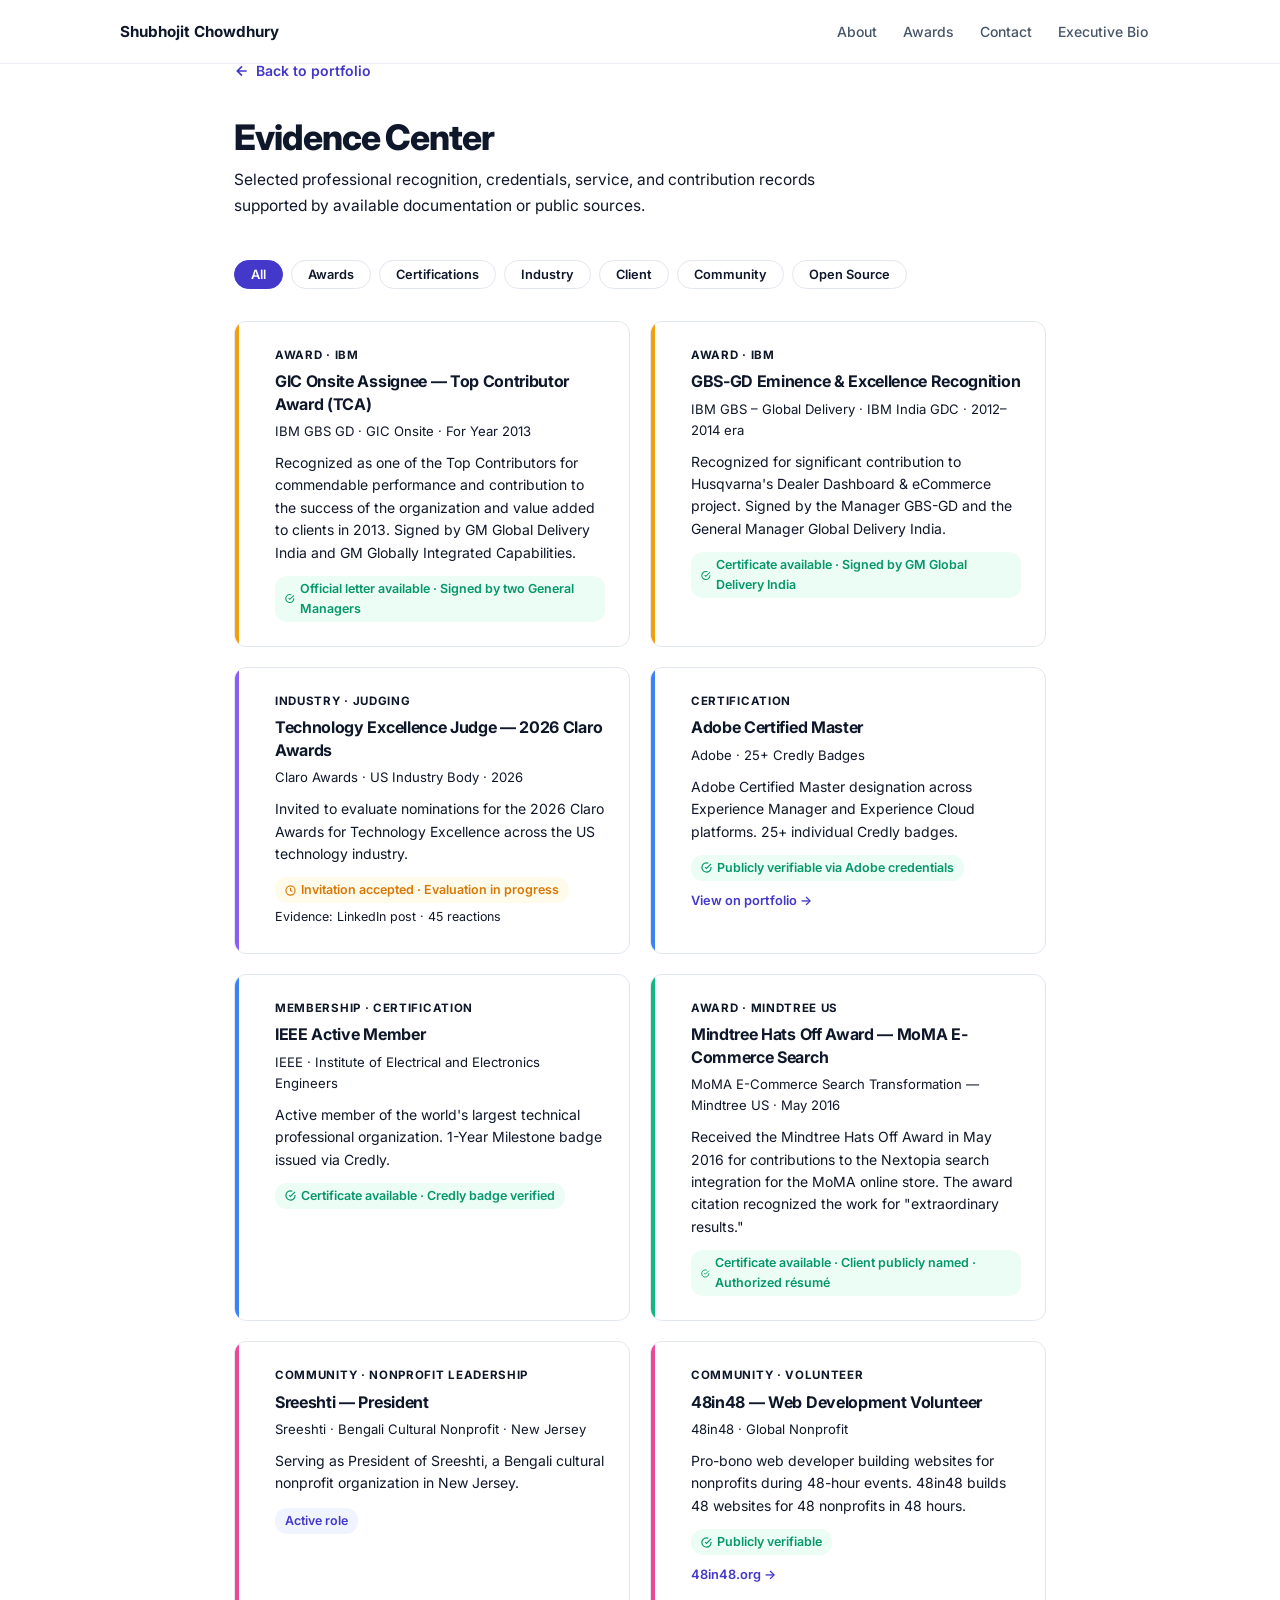
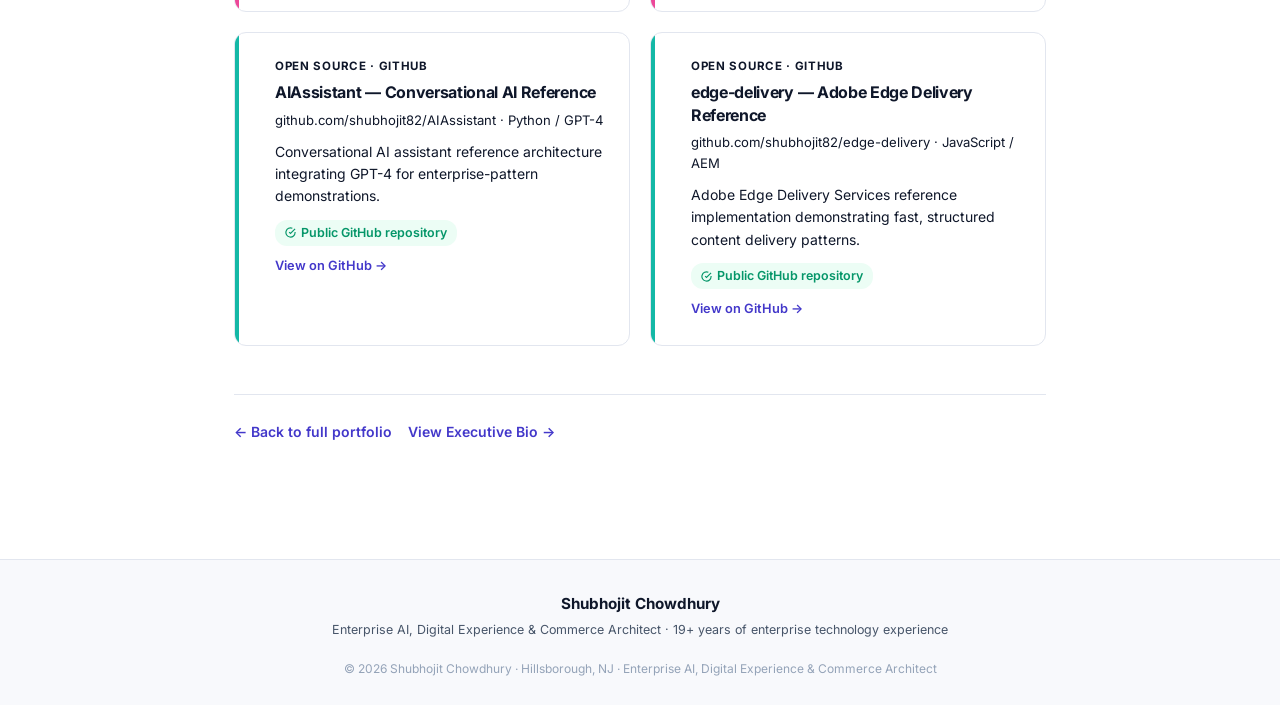
<file: docs/evidence.html>
<!doctype html>
<html lang="en">
<head>
  <meta charset="utf-8" />
  <meta name="viewport" content="width=device-width,initial-scale=1" />
  <title>Evidence Center — Shubhojit Chowdhury · Professional Recognition &amp; Contributions</title>
  <meta name="description" content="Evidence center for Shubhojit Chowdhury's professional recognition, awards, certifications, contributions, and community leadership." />
  <link rel="canonical" href="https://shubhojit82.github.io/shubhojit82/docs/evidence.html" />
  <link rel="preconnect" href="https://fonts.googleapis.com" />
  <link rel="preconnect" href="https://fonts.gstatic.com" crossorigin />
  <link href="https://fonts.googleapis.com/css2?family=Inter:wght@300;400;500;600;700;800&display=swap" rel="stylesheet" />
  <link rel="stylesheet" href="styles.css" />
  <link rel="icon" type="image/svg+xml" href="data:image/svg+xml,%3Csvg xmlns='http://www.w3.org/2000/svg' viewBox='0 0 64 64'%3E%3Crect width='64' height='64' rx='14' fill='%234338ca'/%3E%3Ctext x='32' y='45' text-anchor='middle' font-family='Inter%2C-apple-system%2Csans-serif' font-size='26' font-weight='700' fill='white' letter-spacing='-1'%3ESC%3C/text%3E%3C/svg%3E" />
  <style>
    .evidence-page { max-width: 860px; margin: 0 auto; padding: 60px 24px 80px; }
    .evidence-back { display: inline-flex; align-items: center; gap: 6px; color: var(--accent); font-size: 0.875rem; font-weight: 600; text-decoration: none; margin-bottom: 36px; }
    .evidence-back:hover { text-decoration: underline; }
    .evidence-header { margin-bottom: 40px; }
    .evidence-header h1 { font-size: clamp(1.6rem, 4vw, 2.2rem); font-weight: 800; color: var(--text); margin: 0 0 10px; }
    .evidence-header p { color: var(--muted); font-size: 0.97rem; max-width: 600px; line-height: 1.7; }

    /* Filter tabs */
    .evidence-filters { display: flex; flex-wrap: wrap; gap: 8px; margin-bottom: 32px; }
    .filter-btn { padding: 6px 16px; border-radius: 20px; border: 1.5px solid var(--border); background: var(--surface); color: var(--muted); font-size: 0.8rem; font-weight: 600; cursor: pointer; transition: all 0.2s; }
    .filter-btn.active, .filter-btn:hover { border-color: var(--accent); background: var(--accent); color: #fff; }

    /* Evidence grid */
    .evidence-grid { display: grid; grid-template-columns: repeat(auto-fill, minmax(320px, 1fr)); gap: 20px; }
    .evidence-card { background: var(--surface); border: 1px solid var(--border); border-radius: 12px; padding: 24px; position: relative; overflow: hidden; transition: box-shadow 0.2s, transform 0.2s; }
    .evidence-card:hover { box-shadow: 0 4px 20px rgba(67,56,202,0.08); transform: translateY(-2px); }
    .evidence-card-ribbon { position: absolute; top: 0; left: 0; width: 4px; height: 100%; border-radius: 12px 0 0 12px; }
    .ribbon-award { background: #f59e0b; }
    .ribbon-cert { background: #3b82f6; }
    .ribbon-industry { background: #8b5cf6; }
    .ribbon-client { background: #10b981; }
    .ribbon-community { background: #ec4899; }
    .ribbon-open-source { background: #14b8a6; }

    .evidence-card-inner { padding-left: 16px; }
    .evidence-category { font-size: 0.72rem; font-weight: 700; text-transform: uppercase; letter-spacing: 0.06em; color: var(--muted); margin-bottom: 6px; }
    .evidence-title { font-size: 1rem; font-weight: 700; color: var(--text); margin: 0 0 6px; line-height: 1.4; }
    .evidence-org { font-size: 0.82rem; color: var(--muted); margin-bottom: 10px; }
    .evidence-desc { font-size: 0.875rem; color: var(--text); line-height: 1.6; margin-bottom: 12px; }
    .evidence-status { display: inline-flex; align-items: center; gap: 5px; font-size: 0.78rem; font-weight: 600; padding: 3px 10px; border-radius: 12px; }
    .status-verified { background: #ecfdf5; color: #059669; }
    .status-inprogress { background: #fffbeb; color: #d97706; }
    .status-placeholder { background: var(--surface); color: var(--muted); border: 1px dashed var(--border); }
    .evidence-link { display: inline-flex; align-items: center; gap: 5px; font-size: 0.8rem; color: var(--accent); font-weight: 600; text-decoration: none; margin-top: 10px; }
    .evidence-link:hover { text-decoration: underline; }

    .placeholder-note { background: #fffbeb; border: 1px solid #fcd34d; border-radius: 10px; padding: 16px 20px; margin-bottom: 32px; font-size: 0.875rem; color: #92400e; line-height: 1.6; }
    .placeholder-note strong { color: #78350f; }

    @media (max-width: 600px) {
      .evidence-grid { grid-template-columns: 1fr; }
    }
  </style>
</head>
<body>
  <a class="skip-link" href="#evidence-main">Skip to main content</a>

  <header class="site-header" id="site-header">
    <div class="wrap header-inner">
      <a class="brand" href="index.html">
        <span class="brand-name">Shubhojit Chowdhury</span>
      </a>
      <nav class="main-nav" aria-label="Main navigation">
        <a href="index.html#about" class="nav-link">About</a>
        <a href="index.html#awards" class="nav-link">Awards</a>
        <a href="index.html#contact" class="nav-link">Contact</a>
        <a href="executive-bio.html" class="nav-link">Executive Bio</a>
      </nav>
    </div>
  </header>

  <main id="evidence-main">
    <div class="evidence-page">

      <a class="evidence-back" href="index.html">
        <svg width="16" height="16" viewBox="0 0 24 24" fill="none" stroke="currentColor" stroke-width="2.5"><path d="M19 12H5M12 5l-7 7 7 7"/></svg>
        Back to portfolio
      </a>

      <header class="evidence-header">
        <h1>Evidence Center</h1>
        <p>Selected professional recognition, credentials, service, and contribution records supported by available documentation or public sources.</p>
      </header>

      <!-- Filter bar -->
      <div class="evidence-filters" role="group" aria-label="Filter evidence by category">
        <button class="filter-btn active" data-filter="all">All</button>
        <button class="filter-btn" data-filter="award">Awards</button>
        <button class="filter-btn" data-filter="cert">Certifications</button>
        <button class="filter-btn" data-filter="industry">Industry</button>
        <button class="filter-btn" data-filter="client">Client</button>
        <button class="filter-btn" data-filter="community">Community</button>
        <button class="filter-btn" data-filter="open-source">Open Source</button>
      </div>

      <!-- Evidence cards grid -->
      <div class="evidence-grid">

        <!-- IBM GIC TCA — year 2013, confirmed from award letter in main portfolio -->
        <div class="evidence-card" data-category="award client">
          <div class="evidence-card-ribbon ribbon-award"></div>
          <div class="evidence-card-inner">
            <div class="evidence-category">Award · IBM</div>
            <h2 class="evidence-title">GIC Onsite Assignee — Top Contributor Award (TCA)</h2>
            <p class="evidence-org">IBM GBS GD · GIC Onsite · For Year 2013</p>
            <p class="evidence-desc">Recognized as one of the Top Contributors for commendable performance and contribution to the success of the organization and value added to clients in 2013. Signed by GM Global Delivery India and GM Globally Integrated Capabilities.</p>
            <span class="evidence-status status-verified">
              <svg width="11" height="11" viewBox="0 0 24 24" fill="none" stroke="currentColor" stroke-width="2.5"><path d="M22 11.08V12a10 10 0 1 1-5.93-9.14"/><polyline points="22 4 12 14.01 9 11.01"/></svg>
              Official letter available · Signed by two General Managers
            </span>
          </div>
        </div>

        <!-- IBM Eminence & Excellence — 2012–2014 era, confirmed from award letter in main portfolio -->
        <div class="evidence-card" data-category="award client">
          <div class="evidence-card-ribbon ribbon-award"></div>
          <div class="evidence-card-inner">
            <div class="evidence-category">Award · IBM</div>
            <h2 class="evidence-title">GBS-GD Eminence &amp; Excellence Recognition</h2>
            <p class="evidence-org">IBM GBS – Global Delivery · IBM India GDC · 2012–2014 era</p>
            <p class="evidence-desc">Recognized for significant contribution to Husqvarna's Dealer Dashboard &amp; eCommerce project. Signed by the Manager GBS-GD and the General Manager Global Delivery India.</p>
            <span class="evidence-status status-verified">
              <svg width="11" height="11" viewBox="0 0 24 24" fill="none" stroke="currentColor" stroke-width="2.5"><path d="M22 11.08V12a10 10 0 1 1-5.93-9.14"/><polyline points="22 4 12 14.01 9 11.01"/></svg>
              Certificate available · Signed by GM Global Delivery India
            </span>
          </div>
        </div>

        <!-- Claro Awards Judge -->
        <div class="evidence-card" data-category="industry">
          <div class="evidence-card-ribbon ribbon-industry"></div>
          <div class="evidence-card-inner">
            <div class="evidence-category">Industry · Judging</div>
            <h2 class="evidence-title">Technology Excellence Judge — 2026 Claro Awards</h2>
            <p class="evidence-org">Claro Awards · US Industry Body · 2026</p>
            <p class="evidence-desc">Invited to evaluate nominations for the 2026 Claro Awards for Technology Excellence across the US technology industry.</p>
            <span class="evidence-status status-inprogress">
              <svg width="11" height="11" viewBox="0 0 24 24" fill="none" stroke="currentColor" stroke-width="2.5"><circle cx="12" cy="12" r="10"/><path d="M12 6v6l4 2"/></svg>
              Invitation accepted · Evaluation in progress
            </span>
            <br /><span style="font-size:0.78rem;color:var(--muted);">Evidence: LinkedIn post · 45 reactions</span>
          </div>
        </div>

        <!-- Adobe Certified Master -->
        <div class="evidence-card" data-category="cert">
          <div class="evidence-card-ribbon ribbon-cert"></div>
          <div class="evidence-card-inner">
            <div class="evidence-category">Certification</div>
            <h2 class="evidence-title">Adobe Certified Master</h2>
            <p class="evidence-org">Adobe · 25+ Credly Badges</p>
            <p class="evidence-desc">Adobe Certified Master designation across Experience Manager and Experience Cloud platforms. 25+ individual Credly badges.</p>
            <span class="evidence-status status-verified">
              <svg width="11" height="11" viewBox="0 0 24 24" fill="none" stroke="currentColor" stroke-width="2.5"><path d="M22 11.08V12a10 10 0 1 1-5.93-9.14"/><polyline points="22 4 12 14.01 9 11.01"/></svg>
              Publicly verifiable via Adobe credentials
            </span>
            <br /><a class="evidence-link" href="index.html#awards">View on portfolio →</a>
          </div>
        </div>

        <!-- IEEE Member -->
        <div class="evidence-card" data-category="cert industry">
          <div class="evidence-card-ribbon ribbon-cert"></div>
          <div class="evidence-card-inner">
            <div class="evidence-category">Membership · Certification</div>
            <h2 class="evidence-title">IEEE Active Member</h2>
            <p class="evidence-org">IEEE · Institute of Electrical and Electronics Engineers</p>
            <p class="evidence-desc">Active member of the world's largest technical professional organization. 1-Year Milestone badge issued via Credly.</p>
            <span class="evidence-status status-verified">
              <svg width="11" height="11" viewBox="0 0 24 24" fill="none" stroke="currentColor" stroke-width="2.5"><path d="M22 11.08V12a10 10 0 1 1-5.93-9.14"/><polyline points="22 4 12 14.01 9 11.01"/></svg>
              Certificate available · Credly badge verified
            </span>
          </div>
        </div>

        <!-- Mindtree Hats Off Award — MoMA -->
        <div class="evidence-card" data-category="award client">
          <div class="evidence-card-ribbon ribbon-client"></div>
          <div class="evidence-card-inner">
            <div class="evidence-category">Award · Mindtree US</div>
            <h2 class="evidence-title">Mindtree Hats Off Award — MoMA E-Commerce Search</h2>
            <p class="evidence-org">MoMA E-Commerce Search Transformation — Mindtree US · May 2016</p>
            <p class="evidence-desc">Received the Mindtree Hats Off Award in May 2016 for contributions to the Nextopia search integration for the MoMA online store. The award citation recognized the work for "extraordinary results."</p>
            <span class="evidence-status status-verified">
              <svg width="11" height="11" viewBox="0 0 24 24" fill="none" stroke="currentColor" stroke-width="2.5"><path d="M22 11.08V12a10 10 0 1 1-5.93-9.14"/><polyline points="22 4 12 14.01 9 11.01"/></svg>
              Certificate available · Client publicly named · Authorized résumé
            </span>
          </div>
        </div>

        <!-- Sreeshti -->
        <div class="evidence-card" data-category="community">
          <div class="evidence-card-ribbon ribbon-community"></div>
          <div class="evidence-card-inner">
            <div class="evidence-category">Community · Nonprofit Leadership</div>
            <h2 class="evidence-title">Sreeshti — President</h2>
            <p class="evidence-org">Sreeshti · Bengali Cultural Nonprofit · New Jersey</p>
            <p class="evidence-desc">Serving as President of Sreeshti, a Bengali cultural nonprofit organization in New Jersey.</p>
            <span class="evidence-status" style="background:#f0f4ff;color:#4338ca;font-size:0.78rem;font-weight:600;padding:3px 10px;border-radius:12px;display:inline-flex;align-items:center;">Active role</span>
          </div>
        </div>

        <!-- 48in48 -->
        <div class="evidence-card" data-category="community open-source">
          <div class="evidence-card-ribbon ribbon-community"></div>
          <div class="evidence-card-inner">
            <div class="evidence-category">Community · Volunteer</div>
            <h2 class="evidence-title">48in48 — Web Development Volunteer</h2>
            <p class="evidence-org">48in48 · Global Nonprofit</p>
            <p class="evidence-desc">Pro-bono web developer building websites for nonprofits during 48-hour events. 48in48 builds 48 websites for 48 nonprofits in 48 hours.</p>
            <span class="evidence-status status-verified">
              <svg width="11" height="11" viewBox="0 0 24 24" fill="none" stroke="currentColor" stroke-width="2.5"><path d="M22 11.08V12a10 10 0 1 1-5.93-9.14"/><polyline points="22 4 12 14.01 9 11.01"/></svg>
              Publicly verifiable
            </span>
            <br /><a class="evidence-link" href="https://48in48.org" target="_blank" rel="noopener">48in48.org →</a>
          </div>
        </div>

        <!-- Open Source: AIAssistant -->
        <div class="evidence-card" data-category="open-source">
          <div class="evidence-card-ribbon ribbon-open-source"></div>
          <div class="evidence-card-inner">
            <div class="evidence-category">Open Source · GitHub</div>
            <h2 class="evidence-title">AIAssistant — Conversational AI Reference</h2>
            <p class="evidence-org">github.com/shubhojit82/AIAssistant · Python / GPT-4</p>
            <p class="evidence-desc">Conversational AI assistant reference architecture integrating GPT-4 for enterprise-pattern demonstrations.</p>
            <span class="evidence-status status-verified">
              <svg width="11" height="11" viewBox="0 0 24 24" fill="none" stroke="currentColor" stroke-width="2.5"><path d="M22 11.08V12a10 10 0 1 1-5.93-9.14"/><polyline points="22 4 12 14.01 9 11.01"/></svg>
              Public GitHub repository
            </span>
            <br /><a class="evidence-link" href="https://github.com/shubhojit82/AIAssistant" target="_blank" rel="noopener">View on GitHub →</a>
          </div>
        </div>

        <!-- Open Source: edge-delivery -->
        <div class="evidence-card" data-category="open-source">
          <div class="evidence-card-ribbon ribbon-open-source"></div>
          <div class="evidence-card-inner">
            <div class="evidence-category">Open Source · GitHub</div>
            <h2 class="evidence-title">edge-delivery — Adobe Edge Delivery Reference</h2>
            <p class="evidence-org">github.com/shubhojit82/edge-delivery · JavaScript / AEM</p>
            <p class="evidence-desc">Adobe Edge Delivery Services reference implementation demonstrating fast, structured content delivery patterns.</p>
            <span class="evidence-status status-verified">
              <svg width="11" height="11" viewBox="0 0 24 24" fill="none" stroke="currentColor" stroke-width="2.5"><path d="M22 11.08V12a10 10 0 1 1-5.93-9.14"/><polyline points="22 4 12 14.01 9 11.01"/></svg>
              Public GitHub repository
            </span>
            <br /><a class="evidence-link" href="https://github.com/shubhojit82/edge-delivery" target="_blank" rel="noopener">View on GitHub →</a>
          </div>
        </div>

      </div>

      <!-- Back link -->
      <div style="margin-top: 48px; padding-top: 24px; border-top: 1px solid var(--border);">
        <a class="evidence-back" href="index.html">← Back to full portfolio</a>
        &nbsp;&nbsp;
        <a class="evidence-back" href="executive-bio.html">View Executive Bio →</a>
      </div>

    </div>
  </main>

  <footer class="site-footer">
    <div class="wrap footer-inner">
      <div class="footer-brand">
        <span class="footer-name">Shubhojit Chowdhury</span>
        <span class="footer-tagline">Enterprise AI, Digital Experience &amp; Commerce Architect · 19+ years of enterprise technology experience</span>
      </div>
      <div class="footer-bottom">
        <small>© <span id="year"></span> Shubhojit Chowdhury · Hillsborough, NJ · Enterprise AI, Digital Experience &amp; Commerce Architect</small>
      </div>
    </div>
  </footer>

  <script>
    // Year
    var yearEl = document.getElementById('year');
    if (yearEl) yearEl.textContent = new Date().getFullYear();

    // Header scroll
    var header = document.getElementById('site-header');
    if (header) window.addEventListener('scroll', function() {
      header.classList.toggle('scrolled', window.scrollY > 20);
    }, { passive: true });

    // Filter tabs
    var filterBtns = document.querySelectorAll('.filter-btn');
    var cards = document.querySelectorAll('.evidence-card[data-category]');
    filterBtns.forEach(function(btn) {
      btn.addEventListener('click', function() {
        filterBtns.forEach(function(b) { b.classList.remove('active'); });
        btn.classList.add('active');
        var filter = btn.getAttribute('data-filter');
        cards.forEach(function(card) {
          var cats = card.getAttribute('data-category') || '';
          card.style.display = (filter === 'all' || cats.indexOf(filter) > -1) ? '' : 'none';
        });
      });
    });
  </script>
</body>
</html>
</file>
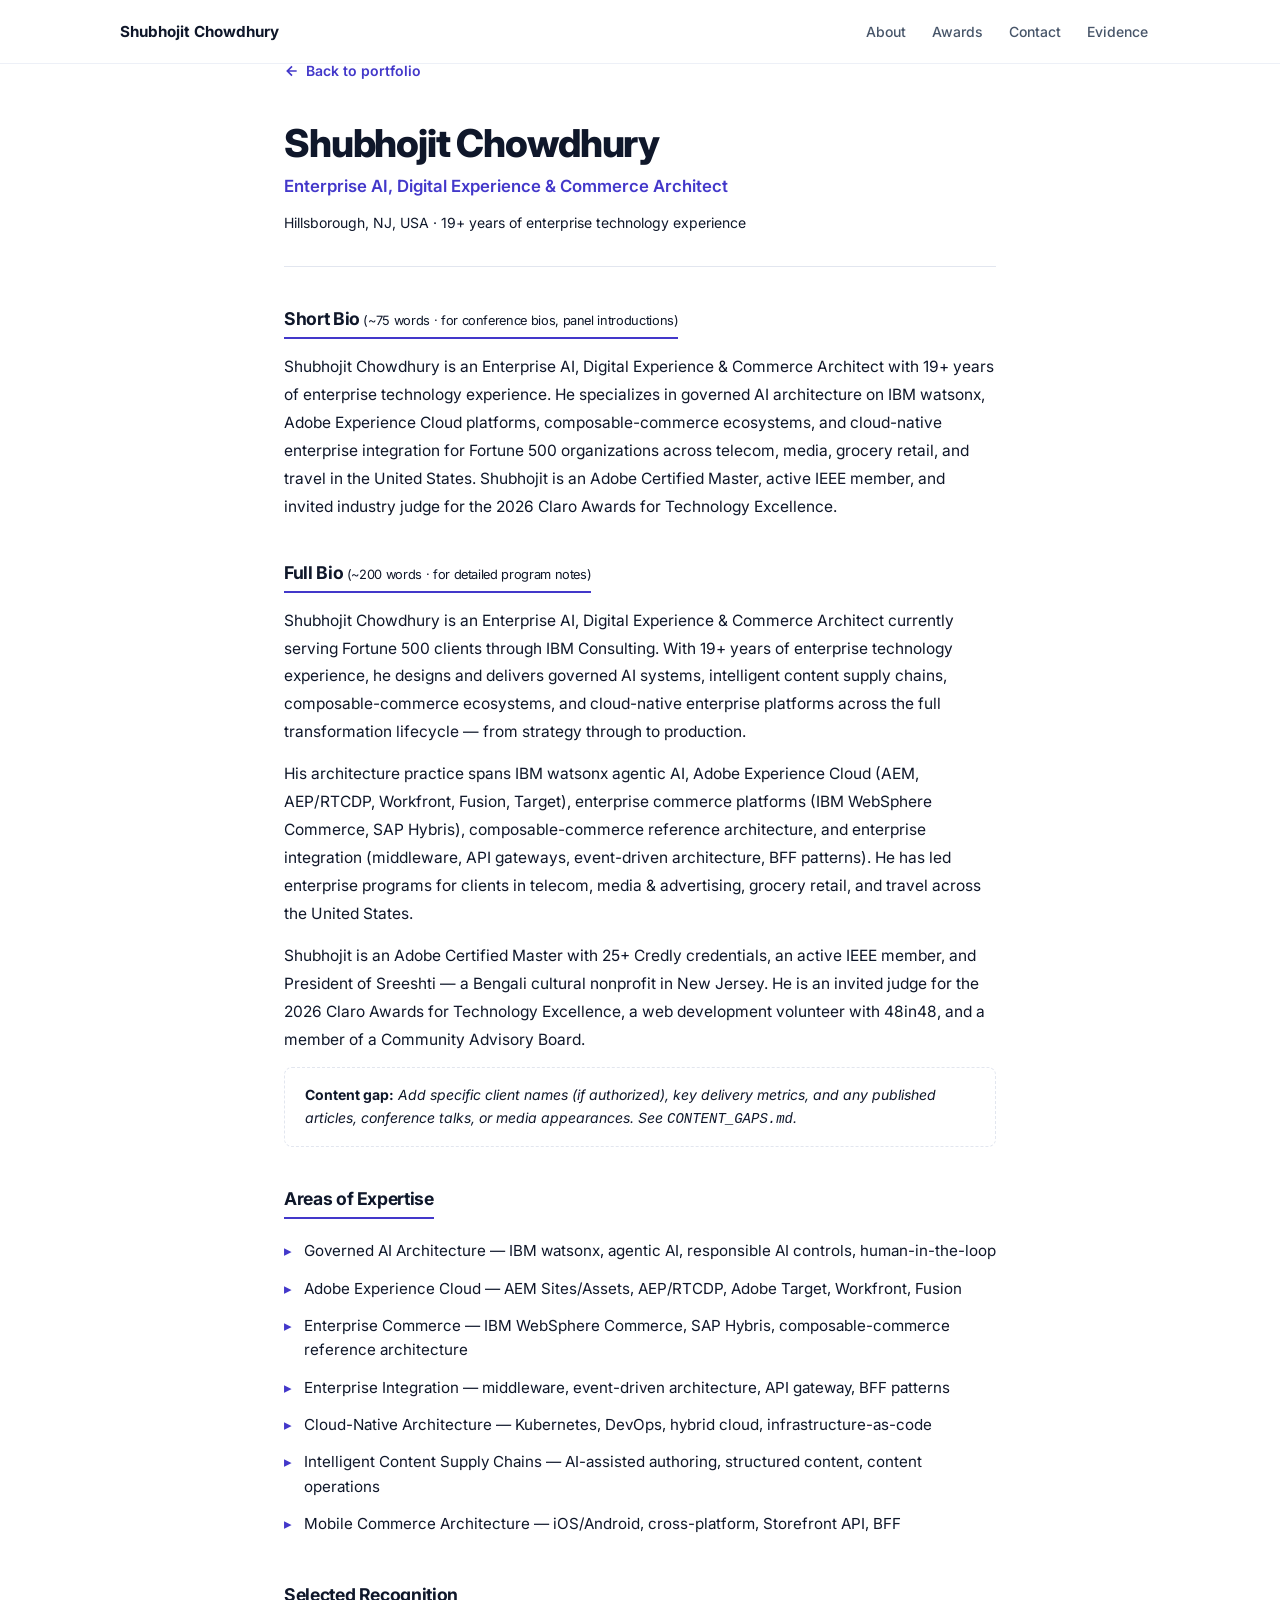
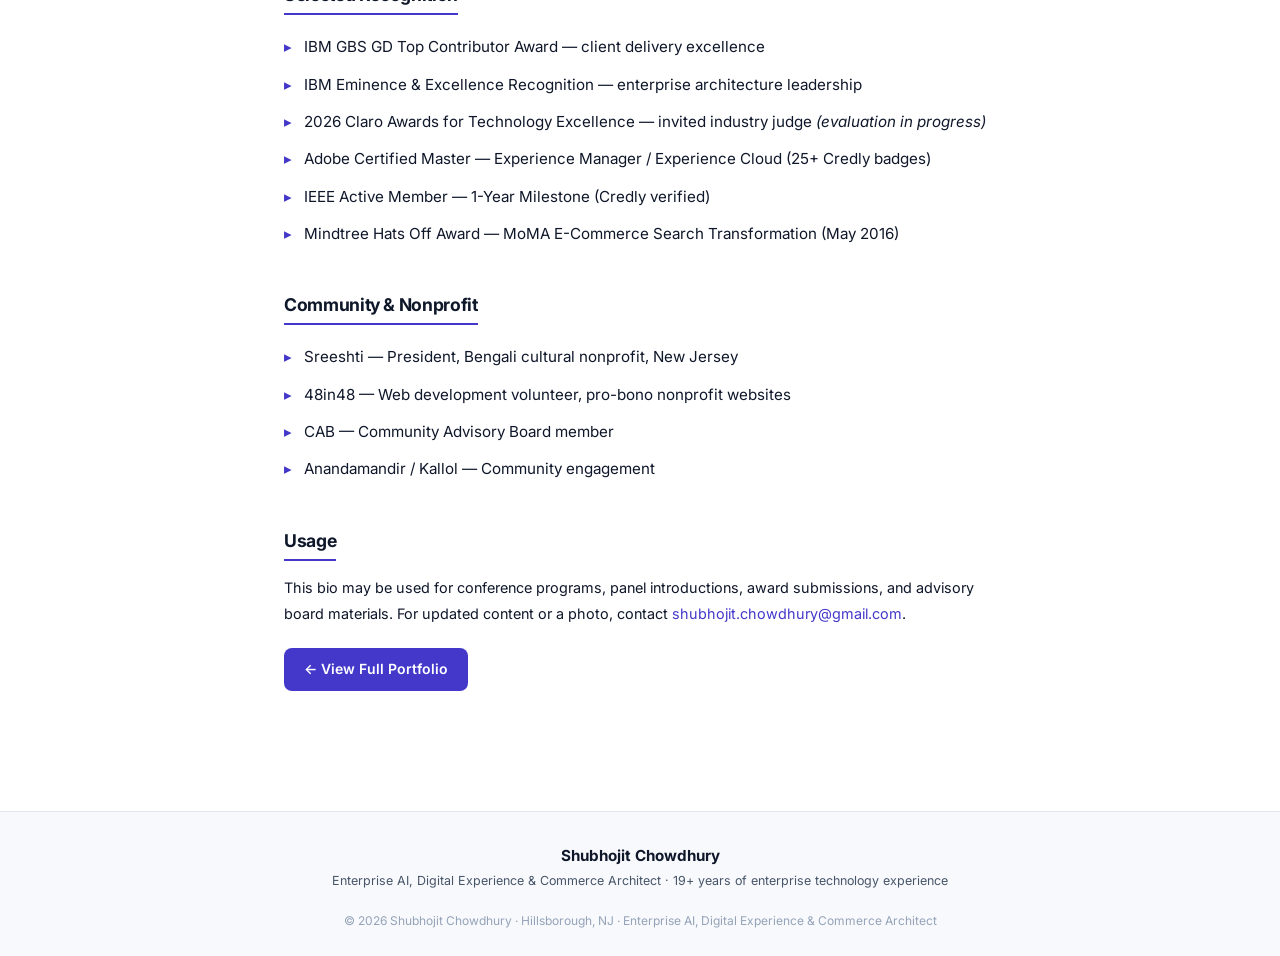
<file: docs/executive-bio.html>
<!doctype html>
<html lang="en">
<head>
  <meta charset="utf-8" />
  <meta name="viewport" content="width=device-width,initial-scale=1" />
  <title>Executive Bio — Shubhojit Chowdhury · Enterprise AI, Digital Experience &amp; Commerce Architect</title>
  <meta name="description" content="Executive biography of Shubhojit Chowdhury — Enterprise AI, Digital Experience and Commerce Architect with 19+ years of enterprise technology experience." />
  <link rel="canonical" href="https://shubhojit82.github.io/shubhojit82/docs/executive-bio.html" />
  <link rel="preconnect" href="https://fonts.googleapis.com" />
  <link rel="preconnect" href="https://fonts.gstatic.com" crossorigin />
  <link href="https://fonts.googleapis.com/css2?family=Inter:wght@300;400;500;600;700;800&display=swap" rel="stylesheet" />
  <link rel="stylesheet" href="styles.css" />
  <link rel="icon" type="image/svg+xml" href="data:image/svg+xml,%3Csvg xmlns='http://www.w3.org/2000/svg' viewBox='0 0 64 64'%3E%3Crect width='64' height='64' rx='14' fill='%234338ca'/%3E%3Ctext x='32' y='45' text-anchor='middle' font-family='Inter%2C-apple-system%2Csans-serif' font-size='26' font-weight='700' fill='white' letter-spacing='-1'%3ESC%3C/text%3E%3C/svg%3E" />
  <style>
    .bio-page { max-width: 760px; margin: 0 auto; padding: 60px 24px 80px; }
    .bio-back { display: inline-flex; align-items: center; gap: 6px; color: var(--accent); font-size: 0.875rem; font-weight: 600; text-decoration: none; margin-bottom: 40px; }
    .bio-back:hover { text-decoration: underline; }
    .bio-header { margin-bottom: 40px; padding-bottom: 32px; border-bottom: 1px solid var(--border); }
    .bio-name { font-size: clamp(1.6rem, 4vw, 2.4rem); font-weight: 800; color: var(--text); margin: 0 0 8px; }
    .bio-title { font-size: 1.05rem; color: var(--accent); font-weight: 600; margin: 0 0 12px; }
    .bio-meta { font-size: 0.875rem; color: var(--muted); }
    .bio-section { margin-bottom: 40px; }
    .bio-section h2 { font-size: 1.1rem; font-weight: 700; color: var(--text); margin: 0 0 14px; padding-bottom: 8px; border-bottom: 2px solid var(--accent); display: inline-block; }
    .bio-section p { line-height: 1.8; color: var(--text); font-size: 0.97rem; margin-bottom: 14px; }
    .bio-list { list-style: none; padding: 0; margin: 0 0 14px; }
    .bio-list li { padding: 6px 0 6px 20px; position: relative; color: var(--text); font-size: 0.95rem; line-height: 1.6; border-bottom: 1px solid var(--surface); }
    .bio-list li::before { content: '▸'; position: absolute; left: 0; color: var(--accent); }
    .bio-placeholder { background: var(--surface); border: 1px dashed var(--border); border-radius: 8px; padding: 16px 20px; color: var(--muted); font-size: 0.875rem; font-style: italic; margin-bottom: 20px; }
    .bio-placeholder strong { color: var(--text); font-style: normal; }
    .bio-download { display: inline-flex; align-items: center; gap: 8px; background: var(--accent); color: #fff; padding: 10px 20px; border-radius: 8px; font-size: 0.875rem; font-weight: 600; text-decoration: none; margin-top: 8px; }
    .bio-download:hover { opacity: 0.9; }
  </style>
</head>
<body>
  <a class="skip-link" href="#bio-main">Skip to main content</a>

  <header class="site-header" id="site-header">
    <div class="wrap header-inner">
      <a class="brand" href="index.html">
        <span class="brand-name">Shubhojit Chowdhury</span>
      </a>
      <nav class="main-nav" aria-label="Main navigation">
        <a href="index.html#about" class="nav-link">About</a>
        <a href="index.html#awards" class="nav-link">Awards</a>
        <a href="index.html#contact" class="nav-link">Contact</a>
        <a href="evidence.html" class="nav-link">Evidence</a>
      </nav>
    </div>
  </header>

  <main id="bio-main">
    <div class="bio-page">

      <a class="bio-back" href="index.html">
        <svg width="16" height="16" viewBox="0 0 24 24" fill="none" stroke="currentColor" stroke-width="2.5"><path d="M19 12H5M12 5l-7 7 7 7"/></svg>
        Back to portfolio
      </a>

      <header class="bio-header">
        <h1 class="bio-name">Shubhojit Chowdhury</h1>
        <p class="bio-title">Enterprise AI, Digital Experience &amp; Commerce Architect</p>
        <p class="bio-meta">Hillsborough, NJ, USA · 19+ years of enterprise technology experience</p>
      </header>

      <!-- Short Bio (conference / submission use) -->
      <section class="bio-section">
        <h2>Short Bio <small style="font-weight:400;font-size:0.8rem;color:var(--muted);">(~75 words · for conference bios, panel introductions)</small></h2>
        <p>
          Shubhojit Chowdhury is an Enterprise AI, Digital Experience &amp; Commerce Architect with 19+ years of enterprise technology experience. He specializes in governed AI architecture on IBM watsonx, Adobe Experience Cloud platforms, composable-commerce ecosystems, and cloud-native enterprise integration for Fortune 500 organizations across telecom, media, grocery retail, and travel in the United States. Shubhojit is an Adobe Certified Master, active IEEE member, and invited industry judge for the 2026 Claro Awards for Technology Excellence.
        </p>
      </section>

      <!-- Long Bio -->
      <section class="bio-section">
        <h2>Full Bio <small style="font-weight:400;font-size:0.8rem;color:var(--muted);">(~200 words · for detailed program notes)</small></h2>
        <p>
          Shubhojit Chowdhury is an Enterprise AI, Digital Experience &amp; Commerce Architect currently serving Fortune 500 clients through IBM Consulting. With 19+ years of enterprise technology experience, he designs and delivers governed AI systems, intelligent content supply chains, composable-commerce ecosystems, and cloud-native enterprise platforms across the full transformation lifecycle — from strategy through to production.
        </p>
        <p>
          His architecture practice spans IBM watsonx agentic AI, Adobe Experience Cloud (AEM, AEP/RTCDP, Workfront, Fusion, Target), enterprise commerce platforms (IBM WebSphere Commerce, SAP Hybris), composable-commerce reference architecture, and enterprise integration (middleware, API gateways, event-driven architecture, BFF patterns). He has led enterprise programs for clients in telecom, media &amp; advertising, grocery retail, and travel across the United States.
        </p>
        <p>
          Shubhojit is an Adobe Certified Master with 25+ Credly credentials, an active IEEE member, and President of Sreeshti — a Bengali cultural nonprofit in New Jersey. He is an invited judge for the 2026 Claro Awards for Technology Excellence, a web development volunteer with 48in48, and a member of a Community Advisory Board.
        </p>
        <div class="bio-placeholder">
          <strong>Content gap:</strong> Add specific client names (if authorized), key delivery metrics, and any published articles, conference talks, or media appearances. See <code>CONTENT_GAPS.md</code>.
        </div>
      </section>

      <!-- Areas of Expertise -->
      <section class="bio-section">
        <h2>Areas of Expertise</h2>
        <ul class="bio-list">
          <li>Governed AI Architecture — IBM watsonx, agentic AI, responsible AI controls, human-in-the-loop</li>
          <li>Adobe Experience Cloud — AEM Sites/Assets, AEP/RTCDP, Adobe Target, Workfront, Fusion</li>
          <li>Enterprise Commerce — IBM WebSphere Commerce, SAP Hybris, composable-commerce reference architecture</li>
          <li>Enterprise Integration — middleware, event-driven architecture, API gateway, BFF patterns</li>
          <li>Cloud-Native Architecture — Kubernetes, DevOps, hybrid cloud, infrastructure-as-code</li>
          <li>Intelligent Content Supply Chains — AI-assisted authoring, structured content, content operations</li>
          <li>Mobile Commerce Architecture — iOS/Android, cross-platform, Storefront API, BFF</li>
        </ul>
      </section>

      <!-- Recognition -->
      <section class="bio-section">
        <h2>Selected Recognition</h2>
        <ul class="bio-list">
          <li>IBM GBS GD Top Contributor Award — client delivery excellence</li>
          <li>IBM Eminence &amp; Excellence Recognition — enterprise architecture leadership</li>
          <li>2026 Claro Awards for Technology Excellence — invited industry judge <em>(evaluation in progress)</em></li>
          <li>Adobe Certified Master — Experience Manager / Experience Cloud (25+ Credly badges)</li>
          <li>IEEE Active Member — 1-Year Milestone (Credly verified)</li>
          <li>Mindtree Hats Off Award — MoMA E-Commerce Search Transformation (May 2016)</li>
        </ul>
      </section>

      <!-- Community -->
      <section class="bio-section">
        <h2>Community &amp; Nonprofit</h2>
        <ul class="bio-list">
          <li>Sreeshti — President, Bengali cultural nonprofit, New Jersey</li>
          <li>48in48 — Web development volunteer, pro-bono nonprofit websites</li>
          <li>CAB — Community Advisory Board member</li>
          <li>Anandamandir / Kallol — Community engagement</li>
        </ul>
      </section>

      <!-- Download / usage note -->
      <section class="bio-section">
        <h2>Usage</h2>
        <p style="color:var(--muted);font-size:0.9rem;">
          This bio may be used for conference programs, panel introductions, award submissions, and advisory board materials. For updated content or a photo, contact <a href="mailto:shubhojit.chowdhury@gmail.com" style="color:var(--accent);">shubhojit.chowdhury@gmail.com</a>.
        </p>
        <a class="bio-download" href="index.html">← View Full Portfolio</a>
      </section>

    </div>
  </main>

  <footer class="site-footer">
    <div class="wrap footer-inner">
      <div class="footer-brand">
        <span class="footer-name">Shubhojit Chowdhury</span>
        <span class="footer-tagline">Enterprise AI, Digital Experience &amp; Commerce Architect · 19+ years of enterprise technology experience</span>
      </div>
      <div class="footer-bottom">
        <small>© <span id="year"></span> Shubhojit Chowdhury · Hillsborough, NJ · Enterprise AI, Digital Experience &amp; Commerce Architect</small>
      </div>
    </div>
  </footer>

  <script>
    var yearEl = document.getElementById('year');
    if (yearEl) yearEl.textContent = new Date().getFullYear();
    var header = document.getElementById('site-header');
    if (header) window.addEventListener('scroll', function() {
      header.classList.toggle('scrolled', window.scrollY > 20);
    }, { passive: true });
  </script>
</body>
</html>
</file>
<file: docs/styles.css>
/* ============================================================
   DESIGN TOKENS — Professional light corporate palette
   ============================================================ */
:root {
  /* backgrounds */
  --bg:          #ffffff;
  --bg-alt:      #f8f9fc;
  --bg-deep:     #f1f4f9;

  /* surfaces / cards */
  --surface:     #ffffff;
  --surface-hover: #f5f7ff;
  --border:      #e2e6ef;
  --border-soft: #edf0f7;

  /* accent — rich indigo */
  --accent:      #4338ca;
  --accent-mid:  #6366f1;
  --accent-light:#eef2ff;
  --accent-glow: rgba(67,56,202,0.12);

  /* secondary — teal */
  --teal:        #0d9488;
  --teal-light:  #f0fdfa;

  /* text */
  --text:        #0f172a;
  --text-muted:  #475569;
  --text-faint:  #94a3b8;

  /* status */
  --green:       #16a34a;
  --green-light: #f0fdf4;
  --amber:       #d97706;
  --amber-light: #fffbeb;

  /* sizing */
  --radius-sm:   6px;
  --radius:      12px;
  --radius-lg:   18px;
  --max:         1120px;
  --header-h:    64px;
  --transition:  0.2s ease;

  /* shadows */
  --shadow-sm:   0 1px 3px rgba(15,23,42,0.08), 0 1px 2px rgba(15,23,42,0.06);
  --shadow:      0 4px 12px rgba(15,23,42,0.08), 0 2px 6px rgba(15,23,42,0.05);
  --shadow-lg:   0 16px 40px rgba(15,23,42,0.12), 0 6px 16px rgba(15,23,42,0.08);
}

/* ============================================================
   RESET & BASE
   ============================================================ */
*, *::before, *::after { box-sizing: border-box; margin: 0; padding: 0; }

html {
  scroll-behavior: smooth;
  scroll-padding-top: var(--header-h);
  -webkit-text-size-adjust: 100%;
}

body {
  font-family: 'Inter', system-ui, -apple-system, 'Segoe UI', Roboto, sans-serif;
  background: var(--bg);
  color: var(--text);
  line-height: 1.6;
  -webkit-font-smoothing: antialiased;
  overflow-x: hidden;
}

a { color: inherit; text-decoration: none; }
img { display: block; max-width: 100%; }
ul { list-style: none; }
button { cursor: pointer; font-family: inherit; }

/* ============================================================
   LAYOUT
   ============================================================ */
.wrap {
  width: 100%;
  max-width: var(--max);
  margin-inline: auto;
  padding-inline: clamp(16px, 5vw, 40px);
}

.section { padding-block: clamp(60px, 8vw, 96px); }
.section-alt { background: var(--bg-alt); }

/* ============================================================
   TYPOGRAPHY
   ============================================================ */
h1 { font-size: clamp(2.2rem, 5vw, 3.6rem); font-weight: 800; line-height: 1.1; letter-spacing: -0.03em; color: var(--text); }
h2 { font-size: clamp(1.5rem, 3vw, 2rem);   font-weight: 700; line-height: 1.2; letter-spacing: -0.02em; color: var(--text); }
h3 { font-size: 1rem;  font-weight: 600; line-height: 1.3; color: var(--text); }

.text-accent { color: var(--accent); }
.placeholder { font-style: italic; color: var(--text-faint); }

/* ============================================================
   ANIMATIONS
   ============================================================ */
@keyframes fade-up {
  from { opacity: 0; transform: translateY(24px); }
  to   { opacity: 1; transform: translateY(0); }
}
@keyframes fade-in {
  from { opacity: 0; }
  to   { opacity: 1; }
}
@keyframes pulse-dot {
  0%, 100% { box-shadow: 0 0 0 0 rgba(22,163,74,0.5); }
  60%       { box-shadow: 0 0 0 7px rgba(22,163,74,0); }
}
@keyframes float {
  0%, 100% { transform: translateY(0); }
  50%       { transform: translateY(-10px); }
}
@keyframes orb-drift {
  0%, 100% { transform: translate(0,0) scale(1); }
  33%       { transform: translate(20px,-14px) scale(1.04); }
  66%       { transform: translate(-14px,10px) scale(0.97); }
}
@keyframes scroll-bounce {
  0%, 100% { transform: rotate(45deg) translateY(0); opacity: 1; }
  50%       { transform: rotate(45deg) translateY(5px); opacity: 0.4; }
}
@keyframes blink {
  0%, 100% { opacity: 1; }
  50%       { opacity: 0; }
}
@keyframes modal-in {
  from { opacity: 0; transform: translateY(24px) scale(0.98); }
  to   { opacity: 1; transform: translateY(0) scale(1); }
}

.reveal {
  opacity: 0;
  transform: translateY(22px);
  transition: opacity 0.5s ease, transform 0.5s ease;
}
.reveal.visible { opacity: 1; transform: translateY(0); }
.reveal-delay-1.visible { transition-delay: 0.08s; }
.reveal-delay-2.visible { transition-delay: 0.16s; }
.reveal-delay-3.visible { transition-delay: 0.24s; }
.reveal-delay-4.visible { transition-delay: 0.32s; }

/* ============================================================
   HEADER
   ============================================================ */
.site-header {
  position: fixed;
  top: 0; left: 0; right: 0;
  height: var(--header-h);
  z-index: 100;
  background: rgba(255,255,255,0.88);
  backdrop-filter: blur(16px) saturate(180%);
  border-bottom: 1px solid var(--border-soft);
  transition: border-color var(--transition), box-shadow var(--transition);
}
.site-header.scrolled {
  border-color: var(--border);
  box-shadow: var(--shadow-sm);
}

.header-inner {
  display: flex;
  align-items: center;
  justify-content: space-between;
  height: var(--header-h);
  gap: 20px;
}

.brand {
  display: flex;
  align-items: center;
  gap: 10px;
  flex-shrink: 0;
}
.brand-avatar {
  width: 34px; height: 34px;
  border-radius: 50%;
  object-fit: cover;
  border: 2px solid var(--border);
}
.brand-name {
  font-weight: 700;
  font-size: 0.95rem;
  color: var(--text);
  white-space: nowrap;
}

.main-nav { display: flex; align-items: center; gap: 2px; }
.nav-link {
  padding: 6px 12px;
  border-radius: var(--radius-sm);
  font-size: 0.875rem;
  font-weight: 500;
  color: var(--text-muted);
  transition: color var(--transition), background var(--transition);
}
.nav-link:hover, .nav-link.active { color: var(--text); background: var(--bg-deep); }
.nav-link.active { color: var(--accent); background: var(--accent-light); }

.header-actions { display: flex; align-items: center; gap: 8px; flex-shrink: 0; }

/* ── Buttons ── */
.btn-primary {
  display: inline-flex; align-items: center; gap: 7px;
  padding: 9px 20px; border-radius: 999px;
  background: var(--accent); color: #fff;
  font-weight: 700; font-size: 0.875rem; border: none;
  box-shadow: 0 2px 8px rgba(67,56,202,0.25);
  transition: background var(--transition), box-shadow var(--transition), transform var(--transition);
}
.btn-primary:hover {
  background: #3730a3;
  box-shadow: 0 6px 20px rgba(67,56,202,0.35);
  transform: translateY(-1px);
}
.btn-primary.sm { padding: 7px 16px; font-size: 0.8rem; }

.btn-ghost {
  display: inline-flex; align-items: center; gap: 7px;
  padding: 9px 20px; border-radius: 999px;
  background: transparent; color: var(--text);
  font-weight: 600; font-size: 0.875rem;
  border: 1.5px solid var(--border);
  transition: background var(--transition), border-color var(--transition), transform var(--transition);
}
.btn-ghost:hover {
  background: var(--bg-deep); border-color: #c7cfe0;
  transform: translateY(-1px);
}

.btn-book {
  display: inline-flex; align-items: center; gap: 8px;
  padding: 12px 26px; border-radius: 999px;
  background: linear-gradient(135deg, var(--accent), var(--accent-mid));
  color: #fff; font-weight: 700; font-size: 0.95rem; border: none;
  box-shadow: 0 4px 16px rgba(67,56,202,0.3);
  transition: box-shadow var(--transition), transform var(--transition);
}
.btn-book:hover {
  box-shadow: 0 8px 28px rgba(67,56,202,0.4);
  transform: translateY(-2px);
}

/* Hamburger */
.nav-toggle {
  display: none; width: 36px; height: 36px;
  align-items: center; justify-content: center;
  background: var(--bg-deep); border: 1.5px solid var(--border);
  border-radius: var(--radius-sm); position: relative;
}
.hamburger, .hamburger::before, .hamburger::after {
  display: block; width: 18px; height: 2px;
  background: var(--text); border-radius: 2px;
  transition: transform 0.2s ease, opacity 0.2s ease;
}
.hamburger::before, .hamburger::after { content: ''; position: absolute; }
.hamburger::before { transform: translateY(-5px); }
.hamburger::after  { transform: translateY(5px); }
.nav-toggle[aria-expanded="true"] .hamburger { background: transparent; }
.nav-toggle[aria-expanded="true"] .hamburger::before { transform: rotate(45deg); }
.nav-toggle[aria-expanded="true"] .hamburger::after  { transform: rotate(-45deg); }

/* ============================================================
   HERO
   ============================================================ */
.hero {
  min-height: 100vh;
  display: flex; flex-direction: column; justify-content: center;
  position: relative; padding-top: var(--header-h); overflow: hidden;
  background: linear-gradient(160deg, #fafbff 0%, #f0f4ff 40%, #fafbff 100%);
}

.hero-bg-grid {
  position: absolute; inset: 0;
  background-image:
    linear-gradient(rgba(67,56,202,0.05) 1px, transparent 1px),
    linear-gradient(90deg, rgba(67,56,202,0.05) 1px, transparent 1px);
  background-size: 44px 44px;
  mask-image: radial-gradient(ellipse 75% 55% at 50% 50%, black 0%, transparent 100%);
  pointer-events: none;
}

.hero-orb {
  position: absolute; border-radius: 50%;
  filter: blur(80px); pointer-events: none; opacity: 0.6;
  animation: orb-drift 16s ease-in-out infinite;
}
.orb-1 {
  width: 480px; height: 480px;
  background: radial-gradient(circle, rgba(99,102,241,0.18), transparent 65%);
  top: -60px; left: -80px;
}
.orb-2 {
  width: 360px; height: 360px;
  background: radial-gradient(circle, rgba(13,148,136,0.12), transparent 65%);
  bottom: 40px; right: -40px;
  animation-delay: -8s;
}

.hero-inner {
  display: grid; grid-template-columns: 1fr auto;
  gap: clamp(32px, 5vw, 72px); align-items: center;
  padding-block: clamp(48px, 7vw, 80px);
}

.badge {
  display: inline-flex; align-items: center; gap: 6px;
  padding: 5px 12px; border-radius: 999px;
  border: 1.5px solid rgba(22,163,74,0.3);
  background: var(--green-light); color: var(--green);
  font-size: 0.76rem; font-weight: 700; letter-spacing: 0.04em;
  margin-bottom: 18px;
}
.badge::before {
  content: ''; width: 7px; height: 7px;
  border-radius: 50%; background: var(--green);
  animation: pulse-dot 2s infinite;
}

.hero-role {
  font-size: clamp(1rem, 2vw, 1.15rem);
  color: var(--accent); font-weight: 600;
  margin-block: 10px 14px; min-height: 1.5em;
}
#typed-role::after { content: '|'; animation: blink 0.9s step-end infinite; margin-left: 2px; }

.hero-lead {
  font-size: clamp(0.95rem, 1.5vw, 1.05rem);
  color: var(--text-muted); max-width: 50ch; line-height: 1.75;
  margin-bottom: 28px;
}

.hero-actions { display: flex; flex-wrap: wrap; gap: 10px; margin-bottom: 28px; }

.hero-chips { display: flex; flex-wrap: wrap; gap: 7px; }
.hero-chips li {
  padding: 5px 12px; border-radius: 999px;
  background: var(--surface); border: 1.5px solid var(--border);
  font-size: 0.76rem; color: var(--text-muted); font-weight: 500;
  box-shadow: var(--shadow-sm);
}

/* hero card */
.hero-card {
  width: 256px;
  background: var(--surface); border: 1.5px solid var(--border);
  border-radius: var(--radius-lg); padding: 26px 20px 20px;
  display: flex; flex-direction: column; align-items: center; gap: 16px;
  box-shadow: var(--shadow-lg);
  animation: float 7s ease-in-out infinite;
}

.avatar-ring {
  padding: 3px; border-radius: 50%;
  background: linear-gradient(135deg, var(--accent), var(--teal));
}
.hero-avatar {
  width: 118px; height: 118px; border-radius: 50%;
  object-fit: cover; display: block;
  border: 3px solid #fff;
}

.hero-card-info { width: 100%; display: flex; flex-direction: column; gap: 8px; }
.info-row {
  display: flex; align-items: center; gap: 8px;
  font-size: 0.78rem; color: var(--text-muted);
}
.info-row svg { flex-shrink: 0; color: var(--accent); }

.hero-card-links { display: flex; gap: 10px; }
.hero-card-links a {
  width: 34px; height: 34px;
  display: flex; align-items: center; justify-content: center;
  border-radius: var(--radius-sm);
  background: var(--bg-deep); border: 1.5px solid var(--border);
  color: var(--text-muted);
  transition: color var(--transition), background var(--transition), border-color var(--transition);
}
.hero-card-links a:hover {
  color: var(--accent); background: var(--accent-light); border-color: rgba(67,56,202,0.25);
}

.scroll-hint {
  position: absolute; bottom: 32px; left: 50%;
  transform: translateX(-50%);
  display: flex; flex-direction: column; align-items: center; gap: 6px;
  font-size: 0.72rem; color: var(--text-faint); letter-spacing: 0.06em;
}
.scroll-arrow {
  width: 18px; height: 18px;
  border-right: 2px solid var(--text-faint); border-bottom: 2px solid var(--text-faint);
  animation: scroll-bounce 1.8s ease-in-out infinite;
}

/* ============================================================
   SECTION HEADERS
   ============================================================ */
.section-header { margin-bottom: clamp(28px, 5vw, 48px); }
.section-label {
  display: block; font-size: 0.72rem; font-weight: 700;
  color: var(--accent); letter-spacing: 0.14em; text-transform: uppercase;
  margin-bottom: 8px;
}

/* ============================================================
   ABOUT
   ============================================================ */
.about-intro {
  font-size: 1rem; color: var(--text-muted); margin-top: 6px;
  line-height: 1.7; max-width: 70ch;
}

/* ── Centered stats row ── */
.about-stats-row {
  display: flex;
  flex-wrap: wrap;
  justify-content: center;
  gap: 14px;
  margin-bottom: 44px;
}
.about-stats-row .stat-card {
  flex: 1 1 150px;
  max-width: 190px;
}

.stat-card {
  padding: 22px 18px; background: var(--surface);
  border: 1.5px solid var(--border); border-radius: var(--radius);
  text-align: center; box-shadow: var(--shadow-sm);
  transition: box-shadow var(--transition), border-color var(--transition), transform var(--transition);
}
.stat-card:hover {
  box-shadow: var(--shadow); border-color: rgba(67,56,202,0.2);
  transform: translateY(-3px);
}
.stat-number {
  font-size: 2.1rem; font-weight: 800;
  color: var(--accent); letter-spacing: -0.04em; line-height: 1;
  margin-bottom: 5px;
}
.stat-label { font-size: 0.75rem; color: var(--text-muted); font-weight: 500; }

/* ── Four pillars ── */
.about-pillars {
  display: grid;
  grid-template-columns: repeat(2, 1fr);
  gap: 20px;
  margin-bottom: 44px;
}

.pillar-card {
  background: var(--surface);
  border: 1.5px solid var(--border);
  border-radius: var(--radius);
  padding: 24px 22px;
  box-shadow: var(--shadow-sm);
  display: flex;
  flex-direction: column;
  gap: 10px;
  position: relative;
  overflow: hidden;
  transition: box-shadow var(--transition), transform var(--transition), border-color var(--transition);
}
.pillar-card::before {
  content: '';
  position: absolute;
  top: 0; left: 0; right: 0;
  height: 3px;
  border-radius: var(--radius) var(--radius) 0 0;
}
.pillar-ai::before    { background: linear-gradient(90deg, #4338ca, #6366f1); }
.pillar-adobe::before { background: linear-gradient(90deg, #dc2626, #f97316); }
.pillar-commerce::before { background: linear-gradient(90deg, #059669, #0d9488); }
.pillar-platform::before { background: linear-gradient(90deg, #7c3aed, #4338ca); }

.pillar-card:hover {
  box-shadow: var(--shadow);
  transform: translateY(-4px);
  border-color: rgba(67,56,202,0.2);
}

.pillar-icon-wrap {
  width: 44px; height: 44px;
  border-radius: 12px;
  display: flex; align-items: center; justify-content: center;
  flex-shrink: 0;
}
.pillar-ai    .pillar-icon-wrap { background: var(--accent-light);  color: var(--accent); }
.pillar-adobe .pillar-icon-wrap { background: #fef2f2; color: #dc2626; }
.pillar-commerce .pillar-icon-wrap { background: #d1fae5; color: #059669; }
.pillar-platform .pillar-icon-wrap { background: #ede9fe; color: #7c3aed; }

.pillar-title {
  font-size: 1rem; font-weight: 700; color: var(--text);
  margin: 0; line-height: 1.3;
}
.pillar-desc {
  font-size: 0.84rem; color: var(--text-muted); line-height: 1.65; margin: 0;
}
.pillar-items {
  list-style: none; padding: 0; margin: 4px 0 0;
  display: flex; flex-direction: column; gap: 5px;
}
.pillar-items li {
  font-size: 0.78rem; color: var(--text-muted); font-weight: 500;
  padding-left: 14px; position: relative;
}
.pillar-items li::before {
  content: '→';
  position: absolute; left: 0;
  color: var(--accent-mid); font-size: 0.72rem;
}

/* ── Nonprofit block ── */
.nonprofit-block {
  background: var(--bg-alt);
  border: 1.5px solid var(--border);
  border-radius: var(--radius-lg);
  padding: 28px 28px 24px;
}
.nonprofit-header {
  display: flex; align-items: center; gap: 10px;
  margin-bottom: 20px;
}
.nonprofit-header-icon {
  width: 36px; height: 36px;
  border-radius: 10px;
  background: #fce7f3; color: #be185d;
  display: flex; align-items: center; justify-content: center;
  flex-shrink: 0;
}
.nonprofit-header-icon svg { stroke: #be185d; }
.nonprofit-heading {
  font-size: 0.92rem; font-weight: 700; color: var(--text);
  margin: 0; letter-spacing: -0.01em;
}

.nonprofit-grid {
  display: grid;
  grid-template-columns: repeat(auto-fit, minmax(280px, 1fr));
  gap: 16px;
}
.nonprofit-card {
  background: var(--surface);
  border: 1.5px solid var(--border-soft);
  border-radius: var(--radius);
  padding: 18px;
  display: flex; flex-direction: column; gap: 10px;
  transition: box-shadow var(--transition), border-color var(--transition);
}
.nonprofit-card:hover {
  box-shadow: var(--shadow);
  border-color: rgba(190,24,93,0.2);
}
.nonprofit-card-header {
  display: flex; align-items: flex-start; gap: 11px;
}
.nonprofit-icon {
  width: 38px; height: 38px; border-radius: 10px;
  display: flex; align-items: center; justify-content: center;
  flex-shrink: 0;
}
.nonprofit-icon.cab      { background: #dbeafe; color: #1d4ed8; }
.nonprofit-icon.cultural { background: #fce7f3; color: #be185d; }
.nonprofit-icon.sreeshti { background: #fef3c7; color: #d97706; }
.nonprofit-icon.nonprofit-48 { background: #f0fdf4; color: #15803d; }
.nonprofit-icon.cab svg      { stroke: #1d4ed8; }
.nonprofit-icon.cultural svg { stroke: #be185d; }
.nonprofit-icon.sreeshti svg { stroke: #d97706; }
.nonprofit-icon.nonprofit-48 svg { stroke: #15803d; }
.nonprofit-name {
  font-size: 0.85rem; font-weight: 700; color: var(--text); line-height: 1.3;
}
.nonprofit-role {
  font-size: 0.73rem; color: var(--text-muted); font-weight: 500; margin-top: 2px;
}
.nonprofit-desc {
  font-size: 0.83rem; color: var(--text-muted); line-height: 1.65; margin: 0;
}
.nonprofit-desc strong { color: var(--text); font-weight: 600; }
.nonprofit-tags {
  display: flex; flex-wrap: wrap; gap: 5px;
}
.nonprofit-tags span {
  padding: 3px 9px;
  background: #fce7f3; border: 1px solid rgba(190,24,93,0.15);
  border-radius: 999px; font-size: 0.71rem; color: #be185d; font-weight: 500;
}

/* ============================================================
   TIMELINE / EXPERIENCE
   ============================================================ */
.timeline { position: relative; padding-left: 30px; }
.timeline::before {
  content: ''; position: absolute; left: 9px; top: 6px; bottom: 6px;
  width: 1.5px;
  background: linear-gradient(to bottom, var(--accent) 0%, var(--border) 100%);
}
.timeline-item { position: relative; margin-bottom: 28px; }
.timeline-item:last-child { margin-bottom: 0; }
.timeline-dot {
  position: absolute; left: -25px; top: 5px;
  width: 11px; height: 11px; border-radius: 50%;
  background: var(--accent);
  box-shadow: 0 0 0 3px #fff, 0 0 0 5px rgba(67,56,202,0.2);
}

.timeline-card {
  background: var(--surface); border: 1.5px solid var(--border);
  border-radius: var(--radius); padding: 20px 22px;
  box-shadow: var(--shadow-sm);
  transition: box-shadow var(--transition), border-color var(--transition), transform var(--transition);
}
.timeline-card:hover {
  box-shadow: var(--shadow); border-color: rgba(67,56,202,0.2);
  transform: translateX(4px);
}
.timeline-meta {
  display: flex; justify-content: space-between; align-items: center;
  flex-wrap: wrap; gap: 5px; margin-bottom: 6px;
}
.timeline-company { font-size: 0.82rem; font-weight: 700; color: var(--accent); }
.timeline-period  { font-size: 0.75rem; color: var(--text-muted); font-weight: 500; }
.timeline-role    { font-size: 1rem; font-weight: 700; color: var(--text); margin-bottom: 7px; }
.timeline-desc    { font-size: 0.875rem; color: var(--text-muted); line-height: 1.65; margin-bottom: 12px; }
.timeline-tags    { display: flex; flex-wrap: wrap; gap: 5px; }
.timeline-tags span {
  padding: 2px 9px;
  background: var(--accent-light); border: 1px solid rgba(67,56,202,0.15);
  border-radius: 999px; font-size: 0.72rem; color: var(--accent); font-weight: 600;
}

/* ============================================================
   PROJECTS
   ============================================================ */
.projects-grid {
  display: grid; grid-template-columns: repeat(auto-fit, minmax(270px, 1fr));
  gap: 18px; margin-bottom: 28px;
}
.project-card {
  background: var(--surface); border: 1.5px solid var(--border);
  border-radius: var(--radius); padding: 22px;
  display: flex; flex-direction: column;
  box-shadow: var(--shadow-sm);
  transition: box-shadow var(--transition), border-color var(--transition), transform var(--transition);
}
.project-card:hover {
  box-shadow: var(--shadow-lg); border-color: rgba(67,56,202,0.22);
  transform: translateY(-4px);
}
.project-card--placeholder {
  border-style: dashed; border-color: var(--text-faint); background: var(--bg-alt);
}
.project-header {
  display: flex; justify-content: space-between; align-items: flex-start;
  margin-bottom: 14px;
}
.project-icon {
  width: 42px; height: 42px;
  display: flex; align-items: center; justify-content: center;
  background: var(--accent-light); border: 1px solid rgba(67,56,202,0.15);
  border-radius: var(--radius-sm); color: var(--accent);
}
.project-links a {
  display: flex; align-items: center; justify-content: center;
  width: 30px; height: 30px; border-radius: var(--radius-sm);
  color: var(--text-muted); background: var(--bg-deep); border: 1.5px solid var(--border);
  transition: color var(--transition), background var(--transition);
}
.project-links a:hover { color: var(--accent); background: var(--accent-light); }
.project-title { font-size: 1rem; font-weight: 700; color: var(--text); margin-bottom: 7px; }
.project-desc  { font-size: 0.875rem; color: var(--text-muted); line-height: 1.65; flex: 1; margin-bottom: 14px; }
.project-tags  { display: flex; flex-wrap: wrap; gap: 5px; }
.project-tags span {
  padding: 2px 9px; background: var(--bg-deep); border: 1.5px solid var(--border);
  border-radius: 999px; font-size: 0.72rem; color: var(--text-muted); font-weight: 500;
}
.more-link { text-align: center; }
.more-link a {
  display: inline-flex; align-items: center; gap: 6px;
  font-size: 0.875rem; font-weight: 600; color: var(--accent);
  transition: gap var(--transition);
}
.more-link a:hover { gap: 10px; }

/* language badge + icon colours on project cards */
.project-links { display: flex; align-items: center; gap: 6px; }
.project-lang-badge {
  padding: 2px 9px;
  background: var(--bg-deep);
  border: 1.5px solid var(--border);
  border-radius: 999px;
  font-size: 0.7rem; font-weight: 700; color: var(--text-muted);
  letter-spacing: 0.03em; white-space: nowrap;
}
.project-gh-link {
  display: flex; align-items: center; justify-content: center;
  width: 30px; height: 30px; border-radius: var(--radius-sm);
  color: var(--text-muted); background: var(--bg-deep); border: 1.5px solid var(--border);
  transition: color var(--transition), background var(--transition), border-color var(--transition);
  flex-shrink: 0;
}
.project-gh-link:hover { color: var(--accent); background: var(--accent-light); border-color: rgba(67,56,202,0.25); }

.project-icon--php     { background: #fdf4ff; color: #7c3aed; border-color: rgba(124,58,237,0.15); }
.project-icon--python  { background: #eff6ff; color: #1d4ed8; border-color: rgba(29,78,216,0.15); }
.project-icon--js      { background: #fefce8; color: #b45309; border-color: rgba(180,83,9,0.15); }
.project-icon--java    { background: #fff7ed; color: #c2410c; border-color: rgba(194,65,12,0.15); }
.project-icon--devops  { background: #f0fdf4; color: #15803d; border-color: rgba(21,128,61,0.15); }

/* project-desc inline code */
.project-desc code {
  font-size: 0.8rem;
  background: var(--bg-deep);
  border: 1px solid var(--border);
  border-radius: 4px;
  padding: 1px 5px;
  font-family: 'SFMono-Regular', Consolas, monospace;
  color: var(--text);
}

/* "View all on GitHub" CTA banner */
.projects-cta { margin-top: 32px; }
.projects-cta-inner {
  display: flex; align-items: center; gap: 18px;
  background: var(--bg-alt);
  border: 1.5px solid var(--border);
  border-radius: var(--radius);
  padding: 20px 24px;
  flex-wrap: wrap;
}
.projects-cta-inner > svg { flex-shrink: 0; color: var(--text-muted); }
.projects-cta-inner > div { flex: 1; min-width: 160px; }
.projects-cta-label { font-size: 0.9rem; font-weight: 700; color: var(--text); }
.projects-cta-sub { font-size: 0.78rem; color: var(--text-muted); margin-top: 2px; }
.projects-cta-inner .btn-primary { flex-shrink: 0; }

/* ============================================================
   SKILLS
   ============================================================ */
.skills-grid { display: grid; grid-template-columns: repeat(auto-fit, minmax(240px, 1fr)); gap: 16px; }
.skill-group {
  background: var(--surface); border: 1.5px solid var(--border);
  border-radius: var(--radius); padding: 20px 18px;
  box-shadow: var(--shadow-sm);
  transition: box-shadow var(--transition), border-color var(--transition);
}
.skill-group:hover { box-shadow: var(--shadow); border-color: rgba(67,56,202,0.18); }
.skill-group-title {
  display: flex; align-items: center; gap: 8px;
  font-size: 0.82rem; font-weight: 700; color: var(--text); margin-bottom: 12px;
}
.skill-group-title svg { color: var(--accent); flex-shrink: 0; }
.skill-pills { display: flex; flex-wrap: wrap; gap: 6px; }
.skill-pills span {
  padding: 4px 11px;
  background: var(--accent-light); border: 1px solid rgba(67,56,202,0.12);
  border-radius: 999px; font-size: 0.75rem; color: var(--accent); font-weight: 500;
  transition: background var(--transition);
}
.skill-pills span:hover { background: rgba(67,56,202,0.12); }

/* ============================================================
   BOOK A CONSULTATION  (topmate-style)
   ============================================================ */
#book { background: linear-gradient(160deg, #fafbff, #f0f4ff); }

.booking-intro {
  display: flex; justify-content: space-between; align-items: flex-end;
  flex-wrap: wrap; gap: 20px; margin-bottom: clamp(28px, 5vw, 48px);
}
.booking-intro .section-header { margin-bottom: 0; }
.booking-intro p { max-width: 46ch; color: var(--text-muted); font-size: 0.95rem; line-height: 1.7; }

.service-grid {
  display: grid;
  grid-template-columns: repeat(auto-fit, minmax(280px, 1fr));
  gap: 20px;
}

.service-card {
  background: var(--surface); border: 1.5px solid var(--border);
  border-radius: var(--radius-lg); padding: 26px 24px 22px;
  display: flex; flex-direction: column;
  box-shadow: var(--shadow-sm);
  transition: box-shadow var(--transition), border-color var(--transition), transform var(--transition);
  cursor: pointer; position: relative; overflow: hidden;
}
.service-card::before {
  content: ''; position: absolute; top: 0; left: 0; right: 0;
  height: 3px; background: linear-gradient(90deg, var(--accent), var(--accent-mid));
  opacity: 0; transition: opacity var(--transition);
}
.service-card:hover {
  box-shadow: var(--shadow-lg); border-color: rgba(67,56,202,0.25);
  transform: translateY(-5px);
}
.service-card:hover::before { opacity: 1; }

.service-icon {
  width: 48px; height: 48px;
  display: flex; align-items: center; justify-content: center;
  border-radius: var(--radius); margin-bottom: 16px;
  font-size: 1.5rem;
}
.service-icon.indigo { background: var(--accent-light); color: var(--accent); }
.service-icon.teal   { background: var(--teal-light);   color: var(--teal); }
.service-icon.amber  { background: var(--amber-light);  color: var(--amber); }

.service-title { font-size: 1.05rem; font-weight: 700; margin-bottom: 8px; color: var(--text); }
.service-desc  { font-size: 0.875rem; color: var(--text-muted); line-height: 1.65; flex: 1; margin-bottom: 16px; }

.service-meta {
  display: flex; align-items: center; justify-content: space-between;
  flex-wrap: wrap; gap: 8px; margin-bottom: 18px;
}
.service-duration {
  display: inline-flex; align-items: center; gap: 5px;
  font-size: 0.78rem; color: var(--text-muted); font-weight: 600;
}
.service-price {
  font-size: 1.1rem; font-weight: 800; color: var(--accent);
}
.service-price small { font-size: 0.72rem; font-weight: 500; color: var(--text-muted); }

.btn-book-card {
  display: flex; align-items: center; justify-content: center; gap: 7px;
  padding: 10px 0; border-radius: 999px;
  background: var(--accent); color: #fff;
  font-weight: 700; font-size: 0.875rem; border: none; width: 100%;
  box-shadow: 0 2px 8px rgba(67,56,202,0.2);
  transition: background var(--transition), box-shadow var(--transition);
}
.btn-book-card:hover { background: #3730a3; box-shadow: 0 6px 18px rgba(67,56,202,0.32); }

/* ============================================================
   BOOKING MODAL
   ============================================================ */
.modal-overlay {
  display: none; position: fixed; inset: 0; z-index: 200;
  background: rgba(15,23,42,0.45); backdrop-filter: blur(4px);
  align-items: center; justify-content: center; padding: 16px;
}
.modal-overlay.open { display: flex; }

.modal {
  background: var(--surface); border-radius: var(--radius-lg);
  padding: clamp(24px, 4vw, 40px); width: 100%; max-width: 520px;
  box-shadow: var(--shadow-lg); border: 1.5px solid var(--border);
  animation: modal-in 0.28s ease forwards;
  position: relative; max-height: 90vh; overflow-y: auto;
}
.modal-close {
  position: absolute; top: 16px; right: 16px;
  width: 32px; height: 32px; border-radius: 50%;
  background: var(--bg-deep); border: 1.5px solid var(--border);
  color: var(--text-muted); font-size: 1rem;
  display: flex; align-items: center; justify-content: center;
  transition: background var(--transition), color var(--transition);
}
.modal-close:hover { background: var(--border); color: var(--text); }

.modal-service-badge {
  display: inline-flex; align-items: center; gap: 6px;
  padding: 4px 12px; border-radius: 999px;
  background: var(--accent-light); color: var(--accent);
  font-size: 0.78rem; font-weight: 700; margin-bottom: 14px;
}
.modal h3 { font-size: 1.25rem; margin-bottom: 6px; }
.modal .modal-subtext { font-size: 0.875rem; color: var(--text-muted); margin-bottom: 22px; line-height: 1.6; }

.form-group { margin-bottom: 16px; }
.form-group label {
  display: block; font-size: 0.82rem; font-weight: 600;
  color: var(--text); margin-bottom: 6px;
}
.form-group input,
.form-group select,
.form-group textarea {
  width: 100%; padding: 10px 14px;
  background: var(--bg-alt); border: 1.5px solid var(--border);
  border-radius: var(--radius-sm); font-size: 0.9rem;
  color: var(--text); font-family: inherit;
  transition: border-color var(--transition), box-shadow var(--transition);
  outline: none;
}
.form-group input:focus,
.form-group select:focus,
.form-group textarea:focus {
  border-color: var(--accent); box-shadow: 0 0 0 3px rgba(67,56,202,0.12);
}
.form-group textarea { resize: vertical; min-height: 90px; }

.form-row { display: grid; grid-template-columns: 1fr 1fr; gap: 14px; }

.modal-actions {
  display: flex; gap: 10px; margin-top: 20px;
}
.btn-modal-submit {
  flex: 1; padding: 12px; border-radius: 999px;
  background: var(--accent); color: #fff; font-weight: 700;
  font-size: 0.9rem; border: none;
  box-shadow: 0 2px 10px rgba(67,56,202,0.25);
  transition: background var(--transition), box-shadow var(--transition);
}
.btn-modal-submit:hover { background: #3730a3; box-shadow: 0 6px 18px rgba(67,56,202,0.35); }
.btn-modal-submit:disabled { opacity: 0.6; cursor: not-allowed; }

.btn-modal-cancel {
  padding: 12px 22px; border-radius: 999px;
  background: transparent; color: var(--text-muted);
  font-weight: 600; font-size: 0.9rem;
  border: 1.5px solid var(--border);
  transition: background var(--transition);
}
.btn-modal-cancel:hover { background: var(--bg-deep); }

.form-notice {
  font-size: 0.75rem; color: var(--text-faint);
  text-align: center; margin-top: 12px;
  line-height: 1.5;
}

.modal-success {
  display: none; text-align: center; padding: 20px 0;
}
.modal-success .success-icon {
  width: 56px; height: 56px; border-radius: 50%;
  background: var(--green-light); color: var(--green);
  display: flex; align-items: center; justify-content: center;
  font-size: 1.5rem; margin: 0 auto 16px;
  border: 2px solid rgba(22,163,74,0.2);
}
.modal-success h4 { font-size: 1.15rem; margin-bottom: 8px; }
.modal-success p { font-size: 0.875rem; color: var(--text-muted); line-height: 1.6; }

/* ============================================================
   CONTACT
   ============================================================ */
.contact-grid {
  display: grid; grid-template-columns: 1fr 1fr;
  gap: clamp(32px, 5vw, 64px); align-items: start;
}
.contact-text p { font-size: 1rem; color: var(--text-muted); line-height: 1.75; margin-bottom: 14px; }
.contact-cards { display: flex; flex-direction: column; gap: 10px; }

.contact-card {
  display: flex; align-items: center; gap: 14px; padding: 14px 16px;
  background: var(--surface); border: 1.5px solid var(--border);
  border-radius: var(--radius); box-shadow: var(--shadow-sm);
  transition: box-shadow var(--transition), border-color var(--transition), transform var(--transition);
}
.contact-card:hover {
  box-shadow: var(--shadow); border-color: rgba(67,56,202,0.2);
  transform: translateX(4px);
}
.contact-card-icon {
  width: 42px; height: 42px;
  display: flex; align-items: center; justify-content: center;
  background: var(--accent-light); border: 1px solid rgba(67,56,202,0.15);
  border-radius: var(--radius-sm); color: var(--accent); flex-shrink: 0;
}
.contact-card-label {
  font-size: 0.72rem; font-weight: 700; color: var(--text-muted);
  text-transform: uppercase; letter-spacing: 0.06em; margin-bottom: 1px;
}
.contact-card-value { font-size: 0.875rem; color: var(--text); font-weight: 500; }

/* ============================================================
   FOOTER
   ============================================================ */
.site-footer {
  border-top: 1.5px solid var(--border);
  padding-block: 32px 24px; background: var(--bg-alt);
}
.footer-inner {
  display: flex; flex-direction: column; align-items: center;
  gap: 16px; text-align: center;
}
.footer-brand { display: flex; flex-direction: column; gap: 3px; }
.footer-name    { font-weight: 700; font-size: 0.95rem; color: var(--text); }
.footer-tagline { font-size: 0.78rem; color: var(--text-muted); }
.footer-nav {
  display: flex; flex-wrap: wrap; justify-content: center; gap: 4px 16px;
}
.footer-nav a { font-size: 0.82rem; color: var(--text-muted); transition: color var(--transition); }
.footer-nav a:hover { color: var(--accent); }
.footer-bottom small { font-size: 0.75rem; color: var(--text-faint); }

/* ============================================================
   READING PROGRESS BAR
   ============================================================ */
#reading-progress {
  position: fixed; top: 0; left: 0; z-index: 200;
  height: 3px; width: 0%;
  background: linear-gradient(90deg, var(--accent), var(--accent-mid), var(--teal));
  transition: width 0.1s linear;
  pointer-events: none;
}

/* ============================================================
   TECH MARQUEE STRIP
   ============================================================ */
.tech-strip {
  overflow: hidden;
  border-top: 1px solid var(--border);
  border-bottom: 1px solid var(--border);
  background: var(--bg-alt);
  padding-block: 14px;
  /* prevent any layout from squeezing it */
  width: 100%;
}
.tech-strip-track {
  display: flex;
  flex-wrap: nowrap;       /* critical: never wrap */
  gap: 0;                  /* spacing handled by item padding */
  animation: marquee 34s linear infinite;
  width: max-content;      /* let it be as wide as it needs */
  will-change: transform;
}
.tech-strip:hover .tech-strip-track { animation-play-state: paused; }
.tech-strip-item {
  display: inline-flex;
  align-items: center;
  gap: 7px;
  padding-inline: 20px;
  font-size: 0.78rem;
  font-weight: 600;
  color: var(--text-muted);
  white-space: nowrap;
  flex-shrink: 0;          /* never shrink */
}
.tech-strip-item svg { color: var(--accent); flex-shrink: 0; }
@keyframes marquee {
  from { transform: translateX(0); }
  to   { transform: translateX(-50%); }
}

/* ============================================================
   TESTIMONIALS  (horizontal scroll / snap)
   ============================================================ */
#testimonials { background: var(--bg-alt); }

/* Scrollable track replaces the old grid */
.testimonials-scroll {
  display: flex;
  gap: 20px;
  overflow-x: auto;
  scroll-snap-type: x mandatory;
  -webkit-overflow-scrolling: touch;
  padding-bottom: 16px;           /* room for scrollbar on desktop */
  /* hide scrollbar but keep functionality */
  scrollbar-width: thin;
  scrollbar-color: var(--border) transparent;
}
.testimonials-scroll::-webkit-scrollbar { height: 5px; }
.testimonials-scroll::-webkit-scrollbar-track { background: transparent; }
.testimonials-scroll::-webkit-scrollbar-thumb { background: var(--border); border-radius: 99px; }

.testimonial-card {
  background: var(--surface);
  border: 1.5px solid var(--border);
  border-radius: var(--radius-lg);
  padding: 28px 24px;
  display: flex;
  flex-direction: column;
  gap: 16px;
  box-shadow: var(--shadow-sm);
  transition: box-shadow var(--transition), border-color var(--transition), transform var(--transition);
  position: relative;
  overflow: hidden;
  /* snap + fixed card width so cards peek at edge */
  scroll-snap-align: start;
  flex: 0 0 clamp(280px, 38vw, 380px);
  min-width: 0;
}
.testimonial-card::after {
  content: '';
  position: absolute; bottom: 0; left: 0; right: 0;
  height: 3px;
  background: linear-gradient(90deg, var(--accent), var(--accent-mid));
  opacity: 0;
  transition: opacity var(--transition);
}
.testimonial-card:hover {
  box-shadow: var(--shadow-lg);
  border-color: rgba(67,56,202,0.2);
  transform: translateY(-4px);
}
.testimonial-card:hover::after { opacity: 1; }

.testimonial-card--cta {
  background: linear-gradient(135deg, var(--accent-light), #f5f3ff);
  border-color: rgba(67,56,202,0.2);
  text-align: center;
  align-items: center;
  justify-content: center;
}
.testimonial-card--cta::after { display: none; }

/* Placeholder testimonial cards */
.testimonial-card--placeholder {
  background: var(--bg-alt);
  border-style: dashed;
  border-color: var(--border);
  opacity: 0.72;
}
.testimonial-card--placeholder:hover { opacity: 1; }
.testimonial-placeholder-text {
  color: var(--text-faint) !important;
  font-style: italic !important;
}
.testimonial-avatar--placeholder {
  background: var(--bg-deep) !important;
  color: var(--text-faint) !important;
  border: 2px dashed var(--border);
}

/* Scroll hint dots */
.testimonials-dots {
  display: flex;
  gap: 7px;
  justify-content: center;
  margin-top: 18px;
}
.testimonials-dots button {
  width: 8px; height: 8px;
  border-radius: 50%;
  background: var(--border);
  border: none;
  padding: 0;
  cursor: pointer;
  transition: background var(--transition), transform var(--transition);
}
.testimonials-dots button.active {
  background: var(--accent);
  transform: scale(1.3);
}

.quote-icon {
  color: var(--accent); opacity: 0.25; flex-shrink: 0;
}

.testimonial-text {
  font-size: 0.9rem; color: var(--text-muted); line-height: 1.75;
  flex: 1; font-style: italic;
}

.testimonial-author {
  display: flex; align-items: center; gap: 12px;
  padding-top: 12px; border-top: 1px solid var(--border-soft);
}

.testimonial-avatar {
  width: 40px; height: 40px; border-radius: 50%;
  background: linear-gradient(135deg, var(--accent), var(--accent-mid));
  color: #fff; font-size: 0.78rem; font-weight: 700;
  display: flex; align-items: center; justify-content: center;
  flex-shrink: 0;
}

.testimonial-name { font-size: 0.875rem; font-weight: 700; color: var(--text); }
.testimonial-role { font-size: 0.75rem; color: var(--text-muted); }

/* ============================================================
   ANIMATED STAT COUNTERS
   ============================================================ */
.stat-number[data-target] { transition: none; }

/* ============================================================
   SKILL PROGRESS BARS
   ============================================================ */
.skill-bars { display: flex; flex-direction: column; gap: 12px; }
.skill-bar-item { }
.skill-bar-header {
  display: flex; justify-content: space-between; align-items: center;
  margin-bottom: 5px;
}
.skill-bar-label { font-size: 0.78rem; font-weight: 600; color: var(--text); }
.skill-bar-pct   { font-size: 0.72rem; font-weight: 700; color: var(--accent); }
.skill-bar-track {
  height: 6px; background: var(--border); border-radius: 999px; overflow: hidden;
}
.skill-bar-fill {
  height: 100%; border-radius: 999px; width: 0%;
  background: linear-gradient(90deg, var(--accent), var(--accent-mid));
  transition: width 1.2s cubic-bezier(0.4, 0, 0.2, 1);
}

/* ============================================================
   EXPERTISE MATRIX  (replaces % bars for skills section)
   ============================================================ */
.expertise-matrix {
  display: grid;
  grid-template-columns: repeat(auto-fill, minmax(200px, 1fr));
  gap: 10px;
  margin-bottom: 8px;
}
.expertise-item {
  display: flex; align-items: center; gap: 10px;
  padding: 10px 14px;
  background: var(--surface);
  border: 1.5px solid var(--border);
  border-radius: var(--radius);
  box-shadow: var(--shadow-sm);
  transition: border-color var(--transition), box-shadow var(--transition), transform var(--transition);
}
.expertise-item:hover {
  border-color: rgba(67,56,202,0.25);
  box-shadow: var(--shadow);
  transform: translateY(-2px);
}
.expertise-dot {
  width: 8px; height: 8px; border-radius: 50%; flex-shrink: 0;
}
.expertise-dot.core   { background: var(--accent); }
.expertise-dot.strong { background: var(--teal); }
.expertise-dot.solid  { background: var(--amber); }
.expertise-label { font-size: 0.8rem; font-weight: 600; color: var(--text); line-height: 1.3; }

.expertise-legend {
  display: flex; gap: 20px; flex-wrap: wrap;
  margin-bottom: 20px;
}
.expertise-legend-item {
  display: flex; align-items: center; gap: 6px;
  font-size: 0.72rem; font-weight: 600; color: var(--text-muted);
}

/* ============================================================
   COMMERCE SECTION
   ============================================================ */
#commerce { background: var(--bg); }

/* Architecture diagram */
.arch-diagram {
  display: grid;
  grid-template-columns: repeat(auto-fit, minmax(180px, 1fr));
  gap: 16px;
  margin-block: 32px;
}
.arch-layer {
  background: var(--surface);
  border: 1.5px solid var(--border);
  border-radius: var(--radius);
  padding: 16px 14px;
  box-shadow: var(--shadow-sm);
  position: relative;
}
.arch-layer::before {
  content: attr(data-layer);
  display: block;
  font-size: 0.65rem; font-weight: 800; letter-spacing: 0.1em;
  text-transform: uppercase;
  color: var(--accent);
  margin-bottom: 10px;
  padding-bottom: 8px;
  border-bottom: 1.5px solid var(--accent-light);
}
.arch-layer.layer-channels::before  { color: var(--teal); border-color: var(--teal-light); }
.arch-layer.layer-commerce::before  { color: #059669; border-color: #ecfdf5; }
.arch-layer.layer-experience::before{ color: var(--accent); border-color: var(--accent-light); }
.arch-layer.layer-enterprise::before{ color: #7c3aed; border-color: #f5f3ff; }
.arch-layer.layer-integration::before{ color: var(--amber); border-color: var(--amber-light); }

.arch-layer ul {
  list-style: none; display: flex; flex-direction: column; gap: 5px;
}
.arch-layer ul li {
  font-size: 0.76rem; color: var(--text-muted); font-weight: 500;
  padding-left: 10px; position: relative;
}
.arch-layer ul li::before {
  content: ''; position: absolute; left: 0; top: 50%;
  transform: translateY(-50%);
  width: 4px; height: 4px; border-radius: 50%;
  background: currentColor; opacity: 0.5;
}

/* Commerce capability cards */
.commerce-caps {
  display: grid;
  grid-template-columns: repeat(auto-fit, minmax(260px, 1fr));
  gap: 18px;
  margin-top: 24px;
}
.commerce-cap-card {
  background: var(--surface);
  border: 1.5px solid var(--border);
  border-radius: var(--radius-lg);
  padding: 22px 20px;
  box-shadow: var(--shadow-sm);
  transition: box-shadow var(--transition), border-color var(--transition), transform var(--transition);
}
.commerce-cap-card:hover {
  box-shadow: var(--shadow-lg);
  border-color: rgba(67,56,202,0.2);
  transform: translateY(-3px);
}
.commerce-cap-card-header {
  display: flex; align-items: center; gap: 10px; margin-bottom: 10px;
}
.commerce-cap-icon {
  width: 36px; height: 36px;
  display: flex; align-items: center; justify-content: center;
  border-radius: var(--radius-sm); flex-shrink: 0;
}
.commerce-cap-icon.green   { background: #ecfdf5; color: #059669; }
.commerce-cap-icon.indigo  { background: var(--accent-light); color: var(--accent); }
.commerce-cap-icon.amber   { background: var(--amber-light); color: var(--amber); }
.commerce-cap-icon.teal    { background: var(--teal-light); color: var(--teal); }
.commerce-cap-icon.purple  { background: #f5f3ff; color: #7c3aed; }

.commerce-cap-title { font-size: 0.9rem; font-weight: 700; color: var(--text); }
.commerce-cap-desc  { font-size: 0.82rem; color: var(--text-muted); line-height: 1.65; margin-bottom: 12px; }
.commerce-cap-pills { display: flex; flex-wrap: wrap; gap: 5px; }
.commerce-cap-pills span {
  padding: 2px 8px;
  background: var(--bg-deep); border: 1px solid var(--border);
  border-radius: 999px; font-size: 0.7rem; color: var(--text-muted); font-weight: 500;
}

/* Case study cards */
.case-study-grid {
  display: grid;
  grid-template-columns: repeat(auto-fit, minmax(300px, 1fr));
  gap: 20px;
  margin-top: 24px;
}
.case-study-card {
  background: var(--surface);
  border: 1.5px solid var(--border);
  border-radius: var(--radius-lg);
  padding: 24px 22px;
  display: flex; flex-direction: column; gap: 14px;
  box-shadow: var(--shadow-sm);
  transition: box-shadow var(--transition), border-color var(--transition), transform var(--transition);
  position: relative; overflow: hidden;
}
.case-study-card::before {
  content: ''; position: absolute; top: 0; left: 0; right: 0; height: 3px;
  background: linear-gradient(90deg, var(--accent), var(--teal));
}
.case-study-card:hover { box-shadow: var(--shadow-lg); border-color: rgba(67,56,202,0.2); transform: translateY(-3px); }

.case-study-industry {
  display: inline-flex; align-items: center; gap: 6px;
  font-size: 0.68rem; font-weight: 800; letter-spacing: 0.1em;
  text-transform: uppercase; color: var(--accent);
}
.case-study-challenge { font-size: 0.95rem; font-weight: 700; color: var(--text); line-height: 1.35; }
.case-study-platform {
  display: flex; align-items: center; gap: 6px;
  font-size: 0.75rem; color: var(--text-muted); font-weight: 500;
}
.case-study-desc { font-size: 0.85rem; color: var(--text-muted); line-height: 1.7; flex: 1; }
.case-study-tags { display: flex; flex-wrap: wrap; gap: 5px; }
.case-study-tags span {
  padding: 2px 9px;
  background: var(--accent-light); border: 1px solid rgba(67,56,202,0.12);
  border-radius: 999px; font-size: 0.7rem; color: var(--accent); font-weight: 600;
}
.case-study-note {
  font-size: 0.7rem; color: var(--text-faint); font-style: italic;
  padding-top: 8px; border-top: 1px solid var(--border-soft);
}

/* System boundary callout */
.arch-callout {
  background: var(--accent-light);
  border: 1.5px solid rgba(67,56,202,0.18);
  border-radius: var(--radius);
  padding: 16px 18px;
  margin-block: 20px;
  font-size: 0.85rem; color: var(--text); line-height: 1.65;
}
.arch-callout strong { color: var(--accent); }

/* ============================================================
   AWARDS & RECOGNITION CARDS
   ============================================================ */
.section-sub {
  font-size: 1rem; color: var(--text-muted); margin-top: 6px; line-height: 1.65;
}

.awards-grid {
  display: grid;
  grid-template-columns: repeat(auto-fill, minmax(320px, 1fr));
  gap: 20px;
  margin-top: 32px;
}

.award-card {
  position: relative;
  background: var(--surface);
  border: 1.5px solid var(--border);
  border-radius: var(--radius);
  box-shadow: var(--shadow-sm);
  overflow: hidden;
  transition: box-shadow var(--transition), transform var(--transition), border-color var(--transition);
  display: flex;
  flex-direction: column;
}
.award-card:hover {
  box-shadow: var(--shadow);
  transform: translateY(-3px);
  border-color: rgba(67,56,202,0.22);
}

/* left accent ribbon */
.award-card-ribbon {
  position: absolute;
  top: 0; left: 0;
  width: 4px;
  height: 100%;
  border-radius: 4px 0 0 4px;
}
.award-card-ribbon.client   { background: linear-gradient(180deg, #f59e0b, #d97706); }
.award-card-ribbon.ibm      { background: linear-gradient(180deg, #1d4ed8, #3b82f6); }
.award-card-ribbon.mindtree { background: linear-gradient(180deg, #059669, #10b981); }
.award-card-ribbon.industry { background: linear-gradient(180deg, #7c3aed, #a78bfa); }

.award-card-body {
  padding: 20px 20px 20px 26px;
  flex: 1;
  display: flex;
  flex-direction: column;
  gap: 10px;
}

.award-card-header {
  display: flex;
  align-items: flex-start;
  gap: 12px;
}

.award-icon-wrap {
  width: 40px; height: 40px;
  border-radius: 10px;
  display: flex; align-items: center; justify-content: center;
  flex-shrink: 0;
}
.award-icon-wrap.client   { background: #fef3c7; color: #d97706; }
.award-icon-wrap.ibm      { background: #dbeafe; color: #1d4ed8; }
.award-icon-wrap.mindtree { background: #d1fae5; color: #059669; }
.award-icon-wrap.industry { background: #ede9fe; color: #7c3aed; }

.award-card-meta {
  display: flex;
  flex-direction: column;
  gap: 2px;
}
.award-card-org {
  font-size: 0.73rem;
  font-weight: 700;
  text-transform: uppercase;
  letter-spacing: 0.06em;
  color: var(--text-faint);
}
.award-card-date {
  font-size: 0.75rem;
  color: var(--text-muted);
  font-weight: 500;
}

.award-card-title {
  font-size: 0.97rem;
  font-weight: 700;
  color: var(--text);
  line-height: 1.35;
  margin: 0;
}

.award-card-desc {
  font-size: 0.84rem;
  color: var(--text-muted);
  line-height: 1.65;
  margin: 0;
  flex: 1;
}
.award-card-desc strong { color: var(--text); font-weight: 600; }
.award-card-desc em { font-style: italic; }

.award-card-tags {
  display: flex;
  flex-wrap: wrap;
  gap: 5px;
}
.award-card-tags span {
  padding: 3px 9px;
  background: var(--bg-alt);
  border: 1px solid var(--border-soft);
  border-radius: 999px;
  font-size: 0.71rem;
  color: var(--text-muted);
  font-weight: 500;
}

.award-card-verified {
  display: flex;
  align-items: center;
  gap: 5px;
  font-size: 0.73rem;
  color: #059669;
  font-weight: 600;
  border-top: 1px solid var(--border-soft);
  padding-top: 10px;
  margin-top: auto;
}
.award-card-verified svg { flex-shrink: 0; stroke: #059669; }

/* ============================================================
   ACADEMIC & RESEARCH PROFILES
   ============================================================ */
.academic-profiles {
  display: grid;
  grid-template-columns: repeat(auto-fill, minmax(260px, 1fr));
  gap: 14px;
  margin-top: 4px;
}
.academic-card {
  display: flex;
  align-items: center;
  gap: 14px;
  padding: 16px 18px;
  background: var(--surface);
  border: 1.5px solid var(--border);
  border-radius: var(--radius);
  box-shadow: var(--shadow-sm);
  text-decoration: none;
  transition: box-shadow var(--transition), transform var(--transition), border-color var(--transition);
}
.academic-card:hover {
  box-shadow: var(--shadow);
  transform: translateY(-2px);
  border-color: rgba(67,56,202,0.22);
}
.academic-card-icon {
  width: 44px; height: 44px;
  border-radius: 10px;
  display: flex; align-items: center; justify-content: center;
  flex-shrink: 0;
}
.academic-card-icon.orcid        { background: #f0f9e8; }
.academic-card-icon.scholar      { background: #e8f0fe; }
.academic-card-icon.ieee         { background: #e8f4fb; color: #00629b; }
.academic-card-icon.ieee svg     { stroke: #00629b; }
.academic-card-icon.researchgate { background: #e8f5f0; }
.academic-card-icon.researchgate svg { fill: #00a99d; }
.academic-card-content { flex: 1; min-width: 0; }
.academic-card-name {
  font-size: 0.85rem; font-weight: 700; color: var(--text); line-height: 1.2;
}
.academic-card-id {
  font-size: 0.73rem; color: var(--accent); font-weight: 600;
  font-family: 'SFMono-Regular', Consolas, monospace;
  margin: 2px 0 4px; white-space: nowrap; overflow: hidden; text-overflow: ellipsis;
}
.academic-card-desc {
  font-size: 0.75rem; color: var(--text-muted); line-height: 1.5;
}
.academic-card-arrow {
  flex-shrink: 0; color: var(--text-faint);
  transition: color var(--transition), transform var(--transition);
}
.academic-card:hover .academic-card-arrow {
  color: var(--accent); transform: translateX(3px);
}

/* ============================================================
   RESPONSIVE
   ============================================================ */
@media (max-width: 960px) {
  .hero-inner { grid-template-columns: 1fr; text-align: center; }
  .hero-text { order: 2; }
  .hero-card { order: 1; width: 220px; margin-inline: auto; animation: none; }
  .hero-lead { margin-inline: auto; }
  .hero-actions { justify-content: center; }
  .hero-chips   { justify-content: center; }
  .about-grid   { grid-template-columns: 1fr; }
  .contact-grid { grid-template-columns: 1fr; }
  .booking-intro { flex-direction: column; align-items: flex-start; }
}

@media (max-width: 768px) {
  .main-nav { display: none; }
  .nav-toggle { display: flex; }
  .main-nav.open {
    display: flex; flex-direction: column;
    position: fixed; top: var(--header-h); left: 0; right: 0;
    background: rgba(255,255,255,0.97); backdrop-filter: blur(20px);
    border-bottom: 1.5px solid var(--border);
    padding: 12px; gap: 2px; z-index: 99;
    animation: fade-in 0.18s ease;
    box-shadow: var(--shadow);
  }
  .main-nav.open .nav-link { padding: 12px 14px; font-size: 0.95rem; }
  .scroll-hint { display: none; }
  .form-row { grid-template-columns: 1fr; }
  .about-pillars { grid-template-columns: 1fr; }
  .nonprofit-block { padding: 20px 16px; }
  .awards-grid { grid-template-columns: 1fr; }
}

@media (max-width: 480px) {
  .projects-grid { grid-template-columns: 1fr; }
  .hero-card { width: 100%; }
  .timeline { padding-left: 20px; }
  .service-grid { grid-template-columns: 1fr; }
  .about-stats-row .stat-card { flex: 1 1 120px; max-width: 160px; }
  .about-pillars { grid-template-columns: 1fr; }
}

/* ── Skip-to-content ─────────────────────────────────────────── */
.skip-link {
  position: absolute;
  top: -40px;
  left: 0;
  background: var(--accent);
  color: #fff;
  padding: 8px 14px;
  font-size: 0.875rem;
  font-weight: 600;
  text-decoration: none;
  border-radius: 0 0 6px 0;
  z-index: 9999;
  transition: top 0.2s;
}
.skip-link:focus { top: 0; }

/* ── Reduced motion ──────────────────────────────────────────── */
@media (prefers-reduced-motion: reduce) {
  *, *::before, *::after {
    animation-duration: 0.01ms !important;
    animation-iteration-count: 1 !important;
    transition-duration: 0.01ms !important;
    scroll-behavior: auto !important;
  }
  .tech-strip-track { animation: none !important; }
  .hero-orb { animation: none !important; }
  .reading-progress { display: none; }
  .reveal { opacity: 1 !important; transform: none !important; }
}
</file>
